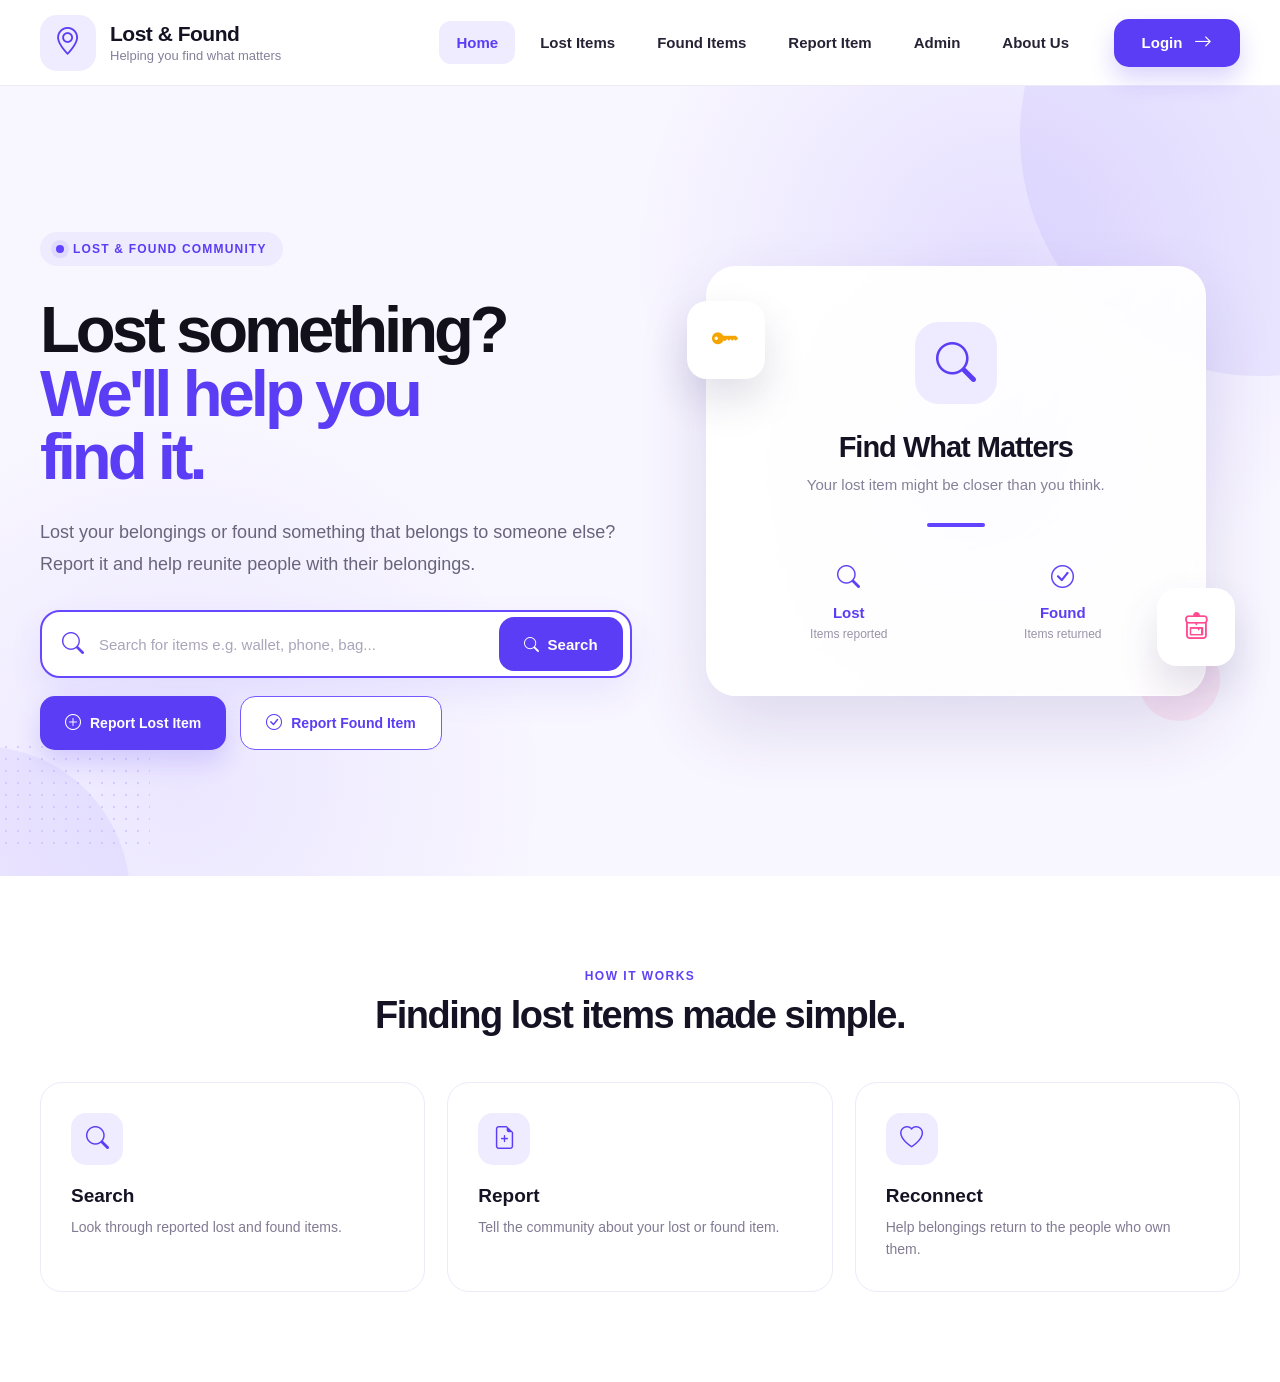
<file: index.html>
<!DOCTYPE html>
<html lang="en">
<head>
    <meta charset="UTF-8">
    <meta name="viewport" content="width=device-width, initial-scale=1.0">
    <title>Lost & Found - Home</title>
<!-- Bootstrap Icons -->
<link rel="stylesheet" href="https://cdn.jsdelivr.net/npm/bootstrap-icons@1.11.3/font/bootstrap-icons.min.css">

<!-- Custom CSS -->
<link rel="stylesheet" href="css/style.css">
</head>

<body>

<!-- ================= NAVBAR ================= -->

<header class="navbar">
    <div class="nav-container">
    <!-- Logo -->
    <a href="index.html" class="brand">
        <div class="brand-icon">
            <i class="bi bi-geo-alt"></i>
        </div>

        <div class="brand-text">
            <span class="brand-name">Lost & Found</span>
            <span class="brand-tagline">Helping you find what matters</span>
        </div>
    </a>

    <!-- Navigation -->
    <nav class="nav-links">
        <a href="index.html" class="nav-link active">Home</a>
        <a href="lost-items.html" class="nav-link">Lost Items</a>
        <a href="found-items.html" class="nav-link">Found Items</a>
        <a href="report-item.html" class="nav-link">Report Item</a>
        <a href="admin/admin-login.html" class="nav-link">Admin</a>
        <a href="about.html" class="nav-link">About Us</a>
        
    </nav>

    <!-- Login -->
    <a href="login.html" class="login-btn">
        Login
        <i class="bi bi-arrow-right"></i>
    </a>

</div>
</header>

<!-- ================= HERO ================= -->

<main class="hero">
<!-- Decorative background -->
<div class="glow glow-one"></div>
<div class="glow glow-two"></div>
<div class="dots"></div>

<div class="hero-container">

    <!-- LEFT CONTENT -->
    <section class="hero-content">

        <div class="eyebrow">
            <span class="eyebrow-dot"></span>
            LOST & FOUND COMMUNITY
        </div>

        <h1>
            Lost something?
            <span>We'll help you<br>find it.</span>
        </h1>

        <p class="hero-description">
            Lost your belongings or found something that belongs to
            someone else? Report it and help reunite people with
            their belongings.
        </p>

        <!-- Search -->
        <div class="search-box">
            <i class="bi bi-search search-icon"></i>

            <input
                type="text"
                id="searchInput"
                placeholder="Search for items e.g. wallet, phone, bag..."
            >

            <button onclick="searchItems()">
                <i class="bi bi-search"></i>
                Search
            </button>
        </div>

        <!-- Action Buttons -->
        <div class="hero-buttons">
            <a href="#" class="primary-btn">
                <i class="bi bi-plus-circle"></i>
                Report Lost Item
            </a>

            <a href="#" class="secondary-btn">
                <i class="bi bi-check-circle"></i>
                Report Found Item
            </a>
        </div>

    </section>

    <!-- RIGHT VISUAL -->
    <section class="hero-visual">

        <!-- Large background circle -->
        <div class="visual-circle"></div>

        <!-- Main Card -->
        <div class="find-card">

            <div class="card-icon">
                <i class="bi bi-search"></i>
            </div>

            <h2>Find What Matters</h2>

            <p>
                Your lost item might be closer than you think.
            </p>

            <div class="card-line"></div>

            <div class="card-stats">

                <div class="stat">
                    <div class="stat-icon">
                        <i class="bi bi-search"></i>
                    </div>
                    <strong>Lost</strong>
                    <span>Items reported</span>
                </div>

                <div class="stat">
                    <div class="stat-icon">
                        <i class="bi bi-check-circle"></i>
                    </div>
                    <strong>Found</strong>
                    <span>Items returned</span>
                </div>

            </div>
        </div>

        <!-- Floating Key -->
        <div class="floating-card key-card">
            <i class="bi bi-key-fill"></i>
        </div>

        <!-- Floating Bag -->
        <div class="floating-card bag-card">
            <i class="bi bi-backpack4"></i>
        </div>

        <!-- Small decorative circle -->
        <div class="small-circle"></div>

    </section>

</div>


</main>

<!-- ================= SIMPLE LOWER SECTION ================= -->

<section class="quick-section">
    <div class="quick-container">

    <div class="quick-title">
        <span>HOW IT WORKS</span>
        <h2>Finding lost items made simple.</h2>
    </div>

    <div class="quick-cards">

        <div class="quick-card">
            <div class="quick-icon">
                <i class="bi bi-search"></i>
            </div>
            <h3>Search</h3>
            <p>Look through reported lost and found items.</p>
        </div>

        <div class="quick-card">
            <div class="quick-icon">
                <i class="bi bi-file-earmark-plus"></i>
            </div>
            <h3>Report</h3>
            <p>Tell the community about your lost or found item.</p>
        </div>

        <div class="quick-card">
            <div class="quick-icon">
                <i class="bi bi-heart"></i>
            </div>
            <h3>Reconnect</h3>
            <p>Help belongings return to the people who own them.</p>
        </div>

    </div>
</div>

</section>

<script>
    function searchItems() {
        const input = document.getElementById("searchInput");
        const value = input.value.trim();

        if (value === "") {
            input.focus();
            return;
        }

        alert("Searching for: " + value);
    }
</script>

</body>
</html>
</file>
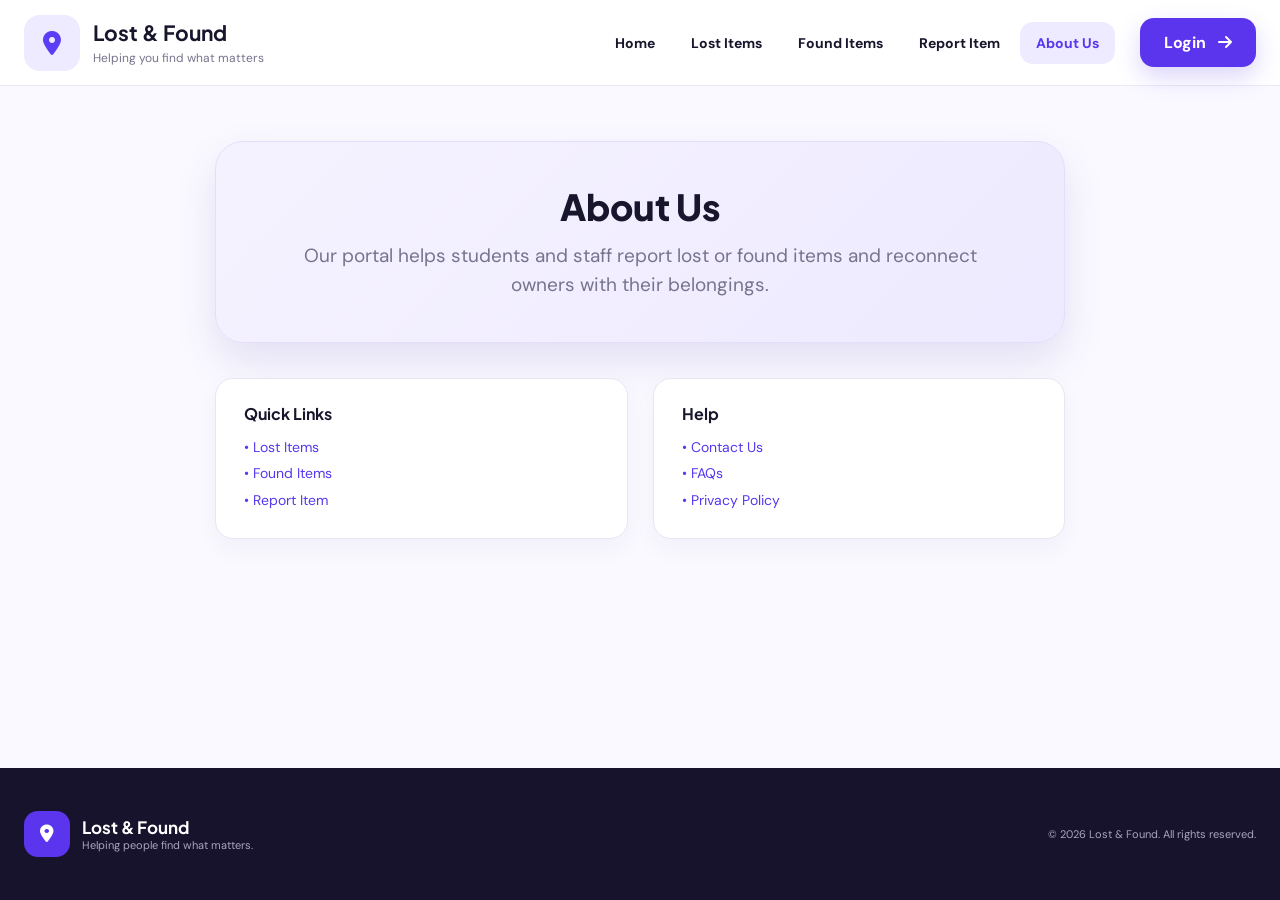
<file: about.html>
<!DOCTYPE html>
<html lang="en">
<head>
    <meta charset="UTF-8">
    <meta name="viewport" content="width=device-width, initial-scale=1.0">
    <title>About Us | Lost & Found</title>

    <link rel="preconnect" href="https://fonts.googleapis.com">
    <link rel="preconnect" href="https://fonts.gstatic.com" crossorigin>
    <link href="https://fonts.googleapis.com/css2?family=DM+Sans:wght@400;500;600;700&family=Plus+Jakarta+Sans:wght@600;700;800&display=swap" rel="stylesheet">

    <link rel="stylesheet" href="https://cdnjs.cloudflare.com/ajax/libs/font-awesome/6.5.2/css/all.min.css">
    <link rel="stylesheet" href="css/about.css">
</head>

<body>

<!--navbar-->
<header class="site-header">
    <div class="nav-container">

        <a href="index.html" class="brand">
            <div class="brand-icon">
                <i class="fa-solid fa-location-dot"></i>
            </div>
            <div>
                <h2>Lost & Found</h2>
                <span>Helping you find what matters</span>
            </div>
        </a>

        <nav>
            <a href="index.html">Home</a>
            <a href="lost-items.html">Lost Items</a>
            <a href="found-items.html">Found Items</a>
            <a href="report-item.html">Report Item</a>
            <a href="about.html" class="active">About Us</a>
        </nav>

        <a href="login.html" class="login">
            Login <i class="fa-solid fa-arrow-right"></i>
        </a>

    </div>
</header>

<!--about-->
<main class="page">

    <section class="about-card">

        <h1>About Us</h1>

        <p>
            Our portal helps students and staff report lost or
            found items and reconnect owners with their
            belongings.
        </p>

    </section>

    <section class="links">

        <div>
            <h3>Quick Links</h3>
            <a href="lost-items.html">• Lost Items</a>
            <a href="found-items.html">• Found Items</a>
            <a href="report-item.html">• Report Item</a>
        </div>

        <div>
            <h3>Help</h3>
            <a href="contact.html">• Contact Us</a>
            <a href="#">• FAQs</a>
            <a href="#">• Privacy Policy</a>
        </div>

    </section>

</main>

<!--footer-->
<footer class="footer">
    <div class="footer-container">

        <div class="footer-brand">
            <div class="footer-icon">
                <i class="fa-solid fa-location-dot"></i>
            </div>

            <div>
                <h3>Lost & Found</h3>
                <p>Helping people find what matters.</p>
            </div>
        </div>

        <p class="copyright">© 2026 Lost & Found. All rights reserved.</p>

    </div>
</footer>

</body>
</html>
</file>
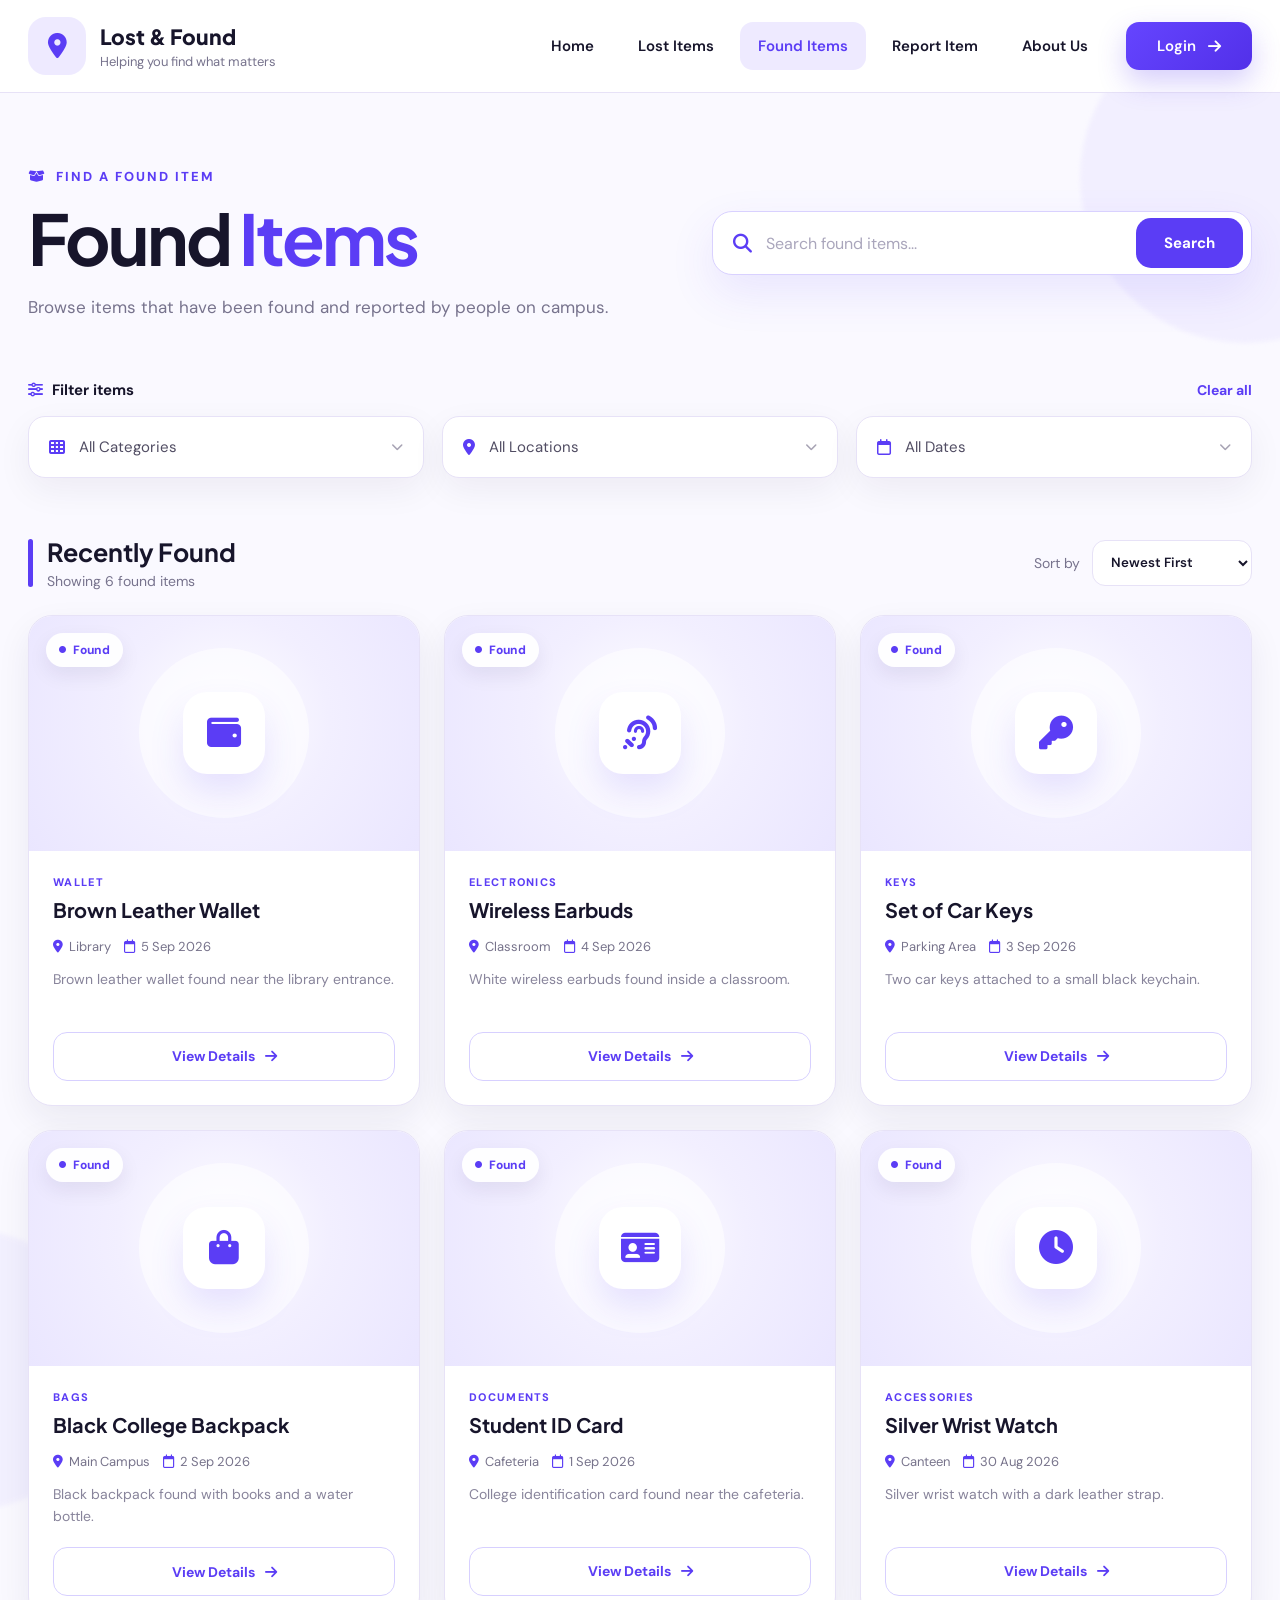
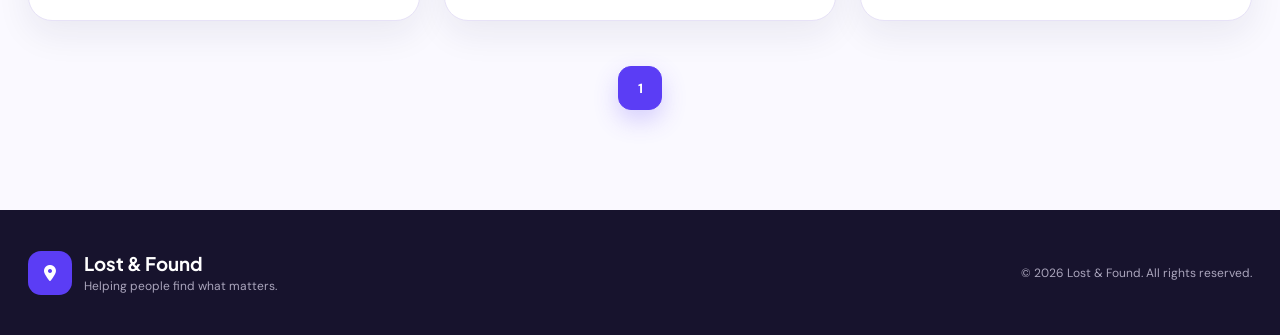
<file: found-items.html>
<!DOCTYPE html>
<html lang="en">
<head>
    <meta charset="UTF-8">
    <meta name="viewport" content="width=device-width, initial-scale=1.0">

    <title>Found Items | Lost & Found</title>

    <link rel="preconnect" href="https://fonts.googleapis.com">
    <link rel="preconnect" href="https://fonts.gstatic.com" crossorigin>

    <link href="https://fonts.googleapis.com/css2?family=DM+Sans:wght@400;500;600;700&family=Plus+Jakarta+Sans:wght@600;700;800&display=swap" rel="stylesheet">

    <link rel="stylesheet" href="https://cdnjs.cloudflare.com/ajax/libs/font-awesome/6.5.2/css/all.min.css">

    <link rel="stylesheet" href="css/found-items.css">
</head>

<body>

<!-- navbar -->
<header class="navbar">
    <div class="nav-container">

        <a href="index.html" class="brand">
            <div class="brand-icon">
                <i class="fa-solid fa-location-dot"></i>
            </div>

            <div class="brand-text">
                <strong>Lost & Found</strong>
                <span>Helping you find what matters</span>
            </div>
        </a>

        <button class="mobile-menu-btn" id="mobileMenuBtn" aria-label="Open menu">
            <i class="fa-solid fa-bars"></i>
        </button>

        <nav class="nav-links" id="navLinks">
            <a href="index.html">Home</a>
            <a href="lost-items.html">Lost Items</a>
            <a href="found-items.html" class="active">Found Items</a>
            <a href="report-item.html">Report Item</a>
            <a href="about.html">About Us</a>

            <a href="login.html" class="login-btn">
                Login
                <i class="fa-solid fa-arrow-right"></i>
            </a>
        </nav>

    </div>
</header>

<main class="page">

    <div class="background-shape shape-one"></div>
    <div class="background-shape shape-two"></div>

    <!-- hero -->
    <section class="hero-section">

        <div class="hero-text">

            <div class="eyebrow">
                <i class="fa-solid fa-box-open"></i>
                FIND A FOUND ITEM
            </div>

            <h1>
                Found <span>Items</span>
            </h1>

            <p>
                Browse items that have been found and reported by people
                on campus.
            </p>

        </div>

        <form class="search-box" id="searchForm">

            <i class="fa-solid fa-magnifying-glass"></i>

            <input
                type="text"
                id="searchInput"
                placeholder="Search found items..."
                autocomplete="off"
            >

            <button type="submit">Search</button>

        </form>

    </section>

    <!-- filters -->
    <section class="filter-section">

        <div class="filter-top">

            <div class="filter-title">
                <i class="fa-solid fa-sliders"></i>
                <span>Filter items</span>
            </div>

            <button class="clear-btn" id="clearFilters">
                Clear all
            </button>

        </div>

        <div class="filters">

            <div class="filter-box">
                <i class="fa-solid fa-table-cells"></i>

                <select id="categoryFilter">
                    <option value="all">All Categories</option>
                    <option value="electronics">Electronics</option>
                    <option value="keys">Keys</option>
                    <option value="bags">Bags</option>
                    <option value="documents">Documents</option>
                    <option value="accessories">Accessories</option>
                    <option value="wallet">Wallet</option>
                    <option value="other">Other</option>
                </select>

                <i class="fa-solid fa-chevron-down"></i>
            </div>

            <div class="filter-box">
                <i class="fa-solid fa-location-dot"></i>

                <select id="locationFilter">
                    <option value="all">All Locations</option>
                    <option value="main-campus">Main Campus</option>
                    <option value="library">Library</option>
                    <option value="parking">Parking Area</option>
                    <option value="cafeteria">Cafeteria</option>
                    <option value="hostel">Hostel</option>
                    <option value="canteen">Canteen</option>
                    <option value="classroom">Classroom</option>
                </select>

                <i class="fa-solid fa-chevron-down"></i>
            </div>

            <div class="filter-box">
                <i class="fa-regular fa-calendar"></i>

                <select id="dateFilter">
                    <option value="all">All Dates</option>
                    <option value="today">Today</option>
                    <option value="week">This Week</option>
                    <option value="month">This Month</option>
                </select>

                <i class="fa-solid fa-chevron-down"></i>
            </div>

        </div>

    </section>

    <!-- results -->
    <section class="results-section">

        <div class="results-header">

            <div class="results-heading">

                <div class="heading-line"></div>

                <div>
                    <h2>Recently Found</h2>
                    <p id="resultCount">Showing 6 found items</p>
                </div>

            </div>

            <div class="sort-wrapper">
                <span>Sort by</span>

                <select id="sortFilter">
                    <option value="newest">Newest First</option>
                    <option value="oldest">Oldest First</option>
                    <option value="az">Name A–Z</option>
                    <option value="za">Name Z–A</option>
                </select>
            </div>

        </div>

        <div class="items-grid" id="itemsGrid">

            <!-- item 1 -->
            <article class="item-card"
                data-category="wallet"
                data-location="library"
                data-date="2026-09-05"
                data-name="Brown Leather Wallet">

                <div class="item-image">
                    <div class="placeholder-icon">
                        <i class="fa-solid fa-wallet"></i>
                    </div>

                    <span class="lost-badge">
                        <i class="fa-solid fa-circle"></i>
                        Found
                    </span>
                </div>

                <div class="item-content">
                    <span class="category">Wallet</span>

                    <h3>Brown Leather Wallet</h3>

                    <div class="item-meta">
                        <span>
                            <i class="fa-solid fa-location-dot"></i>
                            Library
                        </span>

                        <span>
                            <i class="fa-regular fa-calendar"></i>
                            5 Sep 2026
                        </span>
                    </div>

                    <p>
                        Brown leather wallet found near the library entrance.
                    </p>

                    <a href="item-details.html?id=brown-wallet" class="details-btn">
                        View Details
                        <i class="fa-solid fa-arrow-right"></i>
                    </a>
                </div>
            </article>

            <!-- item 2 -->
            <article class="item-card"
                data-category="electronics"
                data-location="classroom"
                data-date="2026-09-04"
                data-name="Wireless Earbuds">

                <div class="item-image">
                    <div class="placeholder-icon">
                        <i class="fa-solid fa-ear-listen"></i>
                    </div>

                    <span class="lost-badge">
                        <i class="fa-solid fa-circle"></i>
                        Found
                    </span>
                </div>

                <div class="item-content">
                    <span class="category">Electronics</span>

                    <h3>Wireless Earbuds</h3>

                    <div class="item-meta">
                        <span>
                            <i class="fa-solid fa-location-dot"></i>
                            Classroom
                        </span>

                        <span>
                            <i class="fa-regular fa-calendar"></i>
                            4 Sep 2026
                        </span>
                    </div>

                    <p>
                        White wireless earbuds found inside a classroom.
                    </p>

                    <a href="item-details.html?id=found-earbuds" class="details-btn">
                        View Details
                        <i class="fa-solid fa-arrow-right"></i>
                    </a>
                </div>
            </article>

            <!-- item 3 -->
            <article class="item-card"
                data-category="keys"
                data-location="parking"
                data-date="2026-09-03"
                data-name="Set of Car Keys">

                <div class="item-image">
                    <div class="placeholder-icon">
                        <i class="fa-solid fa-key"></i>
                    </div>

                    <span class="lost-badge">
                        <i class="fa-solid fa-circle"></i>
                        Found
                    </span>
                </div>

                <div class="item-content">
                    <span class="category">Keys</span>

                    <h3>Set of Car Keys</h3>

                    <div class="item-meta">
                        <span>
                            <i class="fa-solid fa-location-dot"></i>
                            Parking Area
                        </span>

                        <span>
                            <i class="fa-regular fa-calendar"></i>
                            3 Sep 2026
                        </span>
                    </div>

                    <p>
                        Two car keys attached to a small black keychain.
                    </p>

                    <a href="item-details.html?id=found-car-keys" class="details-btn">
                        View Details
                        <i class="fa-solid fa-arrow-right"></i>
                    </a>
                </div>
            </article>

            <!-- item 4 -->
            <article class="item-card"
                data-category="bags"
                data-location="main-campus"
                data-date="2026-09-02"
                data-name="Black College Backpack">

                <div class="item-image">
                    <div class="placeholder-icon">
                        <i class="fa-solid fa-bag-shopping"></i>
                    </div>

                    <span class="lost-badge">
                        <i class="fa-solid fa-circle"></i>
                        Found
                    </span>
                </div>

                <div class="item-content">
                    <span class="category">Bags</span>

                    <h3>Black College Backpack</h3>

                    <div class="item-meta">
                        <span>
                            <i class="fa-solid fa-location-dot"></i>
                            Main Campus
                        </span>

                        <span>
                            <i class="fa-regular fa-calendar"></i>
                            2 Sep 2026
                        </span>
                    </div>

                    <p>
                        Black backpack found with books and a water bottle.
                    </p>

                    <a href="item-details.html?id=found-backpack" class="details-btn">
                        View Details
                        <i class="fa-solid fa-arrow-right"></i>
                    </a>
                </div>
            </article>

            <!-- item 5 -->
            <article class="item-card"
                data-category="documents"
                data-location="cafeteria"
                data-date="2026-09-01"
                data-name="Student ID Card">

                <div class="item-image">
                    <div class="placeholder-icon">
                        <i class="fa-solid fa-id-card"></i>
                    </div>

                    <span class="lost-badge">
                        <i class="fa-solid fa-circle"></i>
                        Found
                    </span>
                </div>

                <div class="item-content">
                    <span class="category">Documents</span>

                    <h3>Student ID Card</h3>

                    <div class="item-meta">
                        <span>
                            <i class="fa-solid fa-location-dot"></i>
                            Cafeteria
                        </span>

                        <span>
                            <i class="fa-regular fa-calendar"></i>
                            1 Sep 2026
                        </span>
                    </div>

                    <p>
                        College identification card found near the cafeteria.
                    </p>

                    <a href="item-details.html?id=found-student-id" class="details-btn">
                        View Details
                        <i class="fa-solid fa-arrow-right"></i>
                    </a>
                </div>
            </article>

            <!-- item 6 -->
            <article class="item-card"
                data-category="accessories"
                data-location="canteen"
                data-date="2026-08-30"
                data-name="Silver Wrist Watch">

                <div class="item-image">
                    <div class="placeholder-icon">
                        <i class="fa-solid fa-clock"></i>
                    </div>

                    <span class="lost-badge">
                        <i class="fa-solid fa-circle"></i>
                        Found
                    </span>
                </div>

                <div class="item-content">
                    <span class="category">Accessories</span>

                    <h3>Silver Wrist Watch</h3>

                    <div class="item-meta">
                        <span>
                            <i class="fa-solid fa-location-dot"></i>
                            Canteen
                        </span>

                        <span>
                            <i class="fa-regular fa-calendar"></i>
                            30 Aug 2026
                        </span>
                    </div>

                    <p>
                        Silver wrist watch with a dark leather strap.
                    </p>

                    <a href="item-details.html?id=found-watch" class="details-btn">
                        View Details
                        <i class="fa-solid fa-arrow-right"></i>
                    </a>
                </div>
            </article>

        </div>

        <div class="empty-state" id="emptyState">
            <div class="empty-icon">
                <i class="fa-solid fa-magnifying-glass"></i>
            </div>

            <h3>No found items found</h3>

            <p>
                We couldn't find any item matching your search or filters.
            </p>

            <button id="emptyClear">Clear Filters</button>
        </div>

        <div class="pagination" id="pagination"></div>

    </section>

</main>

<!-- footer -->
<footer class="footer">
    <div class="footer-container">

        <div class="footer-brand">
            <div class="footer-icon">
                <i class="fa-solid fa-location-dot"></i>
            </div>

            <div>
                <h3>Lost & Found</h3>
                <p>Helping people find what matters.</p>
            </div>
        </div>

        <p class="copyright">
            © 2026 Lost & Found. All rights reserved.
        </p>

    </div>
</footer>

<script src="js/found-items.js"></script>

</body>
</html>
</file>
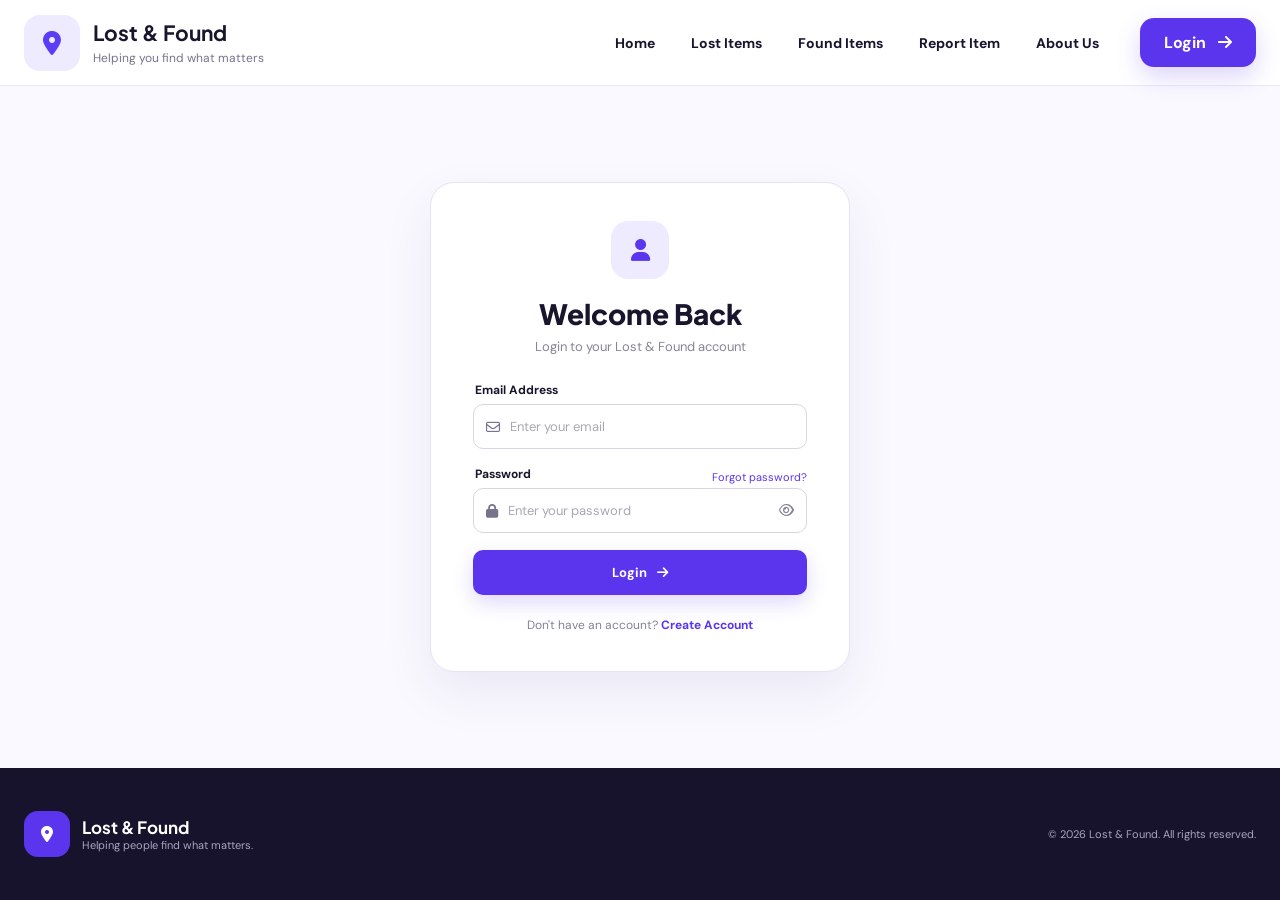
<file: login.html>
<!DOCTYPE html>
<html lang="en">
<head>
    <meta charset="UTF-8">
    <meta name="viewport" content="width=device-width, initial-scale=1.0">
    <title>Login | Lost & Found</title>

    <link rel="preconnect" href="https://fonts.googleapis.com">
    <link rel="preconnect" href="https://fonts.gstatic.com" crossorigin>
    <link href="https://fonts.googleapis.com/css2?family=DM+Sans:wght@400;500;600;700&family=Plus+Jakarta+Sans:wght@600;700;800&display=swap" rel="stylesheet">

    <link rel="stylesheet" href="https://cdnjs.cloudflare.com/ajax/libs/font-awesome/6.5.2/css/all.min.css">
    <link rel="stylesheet" href="css/login.css">
</head>

<body>

<!--navbar-->
<header class="site-header">
    <div class="nav-container">

        <a href="index.html" class="brand">
            <div class="brand-icon">
                <i class="fa-solid fa-location-dot"></i>
            </div>
            <div>
                <h2>Lost & Found</h2>
                <span>Helping you find what matters</span>
            </div>
        </a>

        <nav>
            <a href="index.html">Home</a>
            <a href="lost-items.html">Lost Items</a>
            <a href="found-items.html">Found Items</a>
            <a href="report-item.html">Report Item</a>
            <a href="about.html">About Us</a>
        </nav>

        <a href="login.html" class="login active">
            Login <i class="fa-solid fa-arrow-right"></i>
        </a>

    </div>
</header>

<!--login-->
<main class="page">

    <section class="login-card">

        <div class="login-icon">
            <i class="fa-solid fa-user"></i>
        </div>

        <h1>Welcome Back</h1>
        <p class="subtitle">Login to your Lost & Found account</p>

        <form id="loginForm">

            <div class="field">
                <label>Email Address</label>
                <div class="input-box">
                    <i class="fa-regular fa-envelope"></i>
                    <input type="email" id="email" placeholder="Enter your email" required>
                </div>
            </div>

            <div class="field">
                <div class="password-label">
                    <label>Password</label>
                    <a href="#">Forgot password?</a>
                </div>

                <div class="input-box">
                    <i class="fa-solid fa-lock"></i>
                    <input type="password" id="password" placeholder="Enter your password" required>
                    <button type="button" id="showPassword">
                        <i class="fa-regular fa-eye"></i>
                    </button>
                </div>
            </div>

            <button type="submit" class="login-btn">
                Login <i class="fa-solid fa-arrow-right"></i>
            </button>

        </form>

        <p class="signup">
            Don't have an account?
            <a href="register.html">Create Account</a>
        </p>

    </section>

</main>

<!--footer-->
<footer class="footer">
    <div class="footer-container">

        <div class="footer-brand">
            <div class="footer-icon">
                <i class="fa-solid fa-location-dot"></i>
            </div>

            <div>
                <h3>Lost & Found</h3>
                <p>Helping people find what matters.</p>
            </div>
        </div>

        <p class="copyright">© 2026 Lost & Found. All rights reserved.</p>

    </div>
</footer>

<script src="js/login.js"></script>

</body>
</html>
</file>
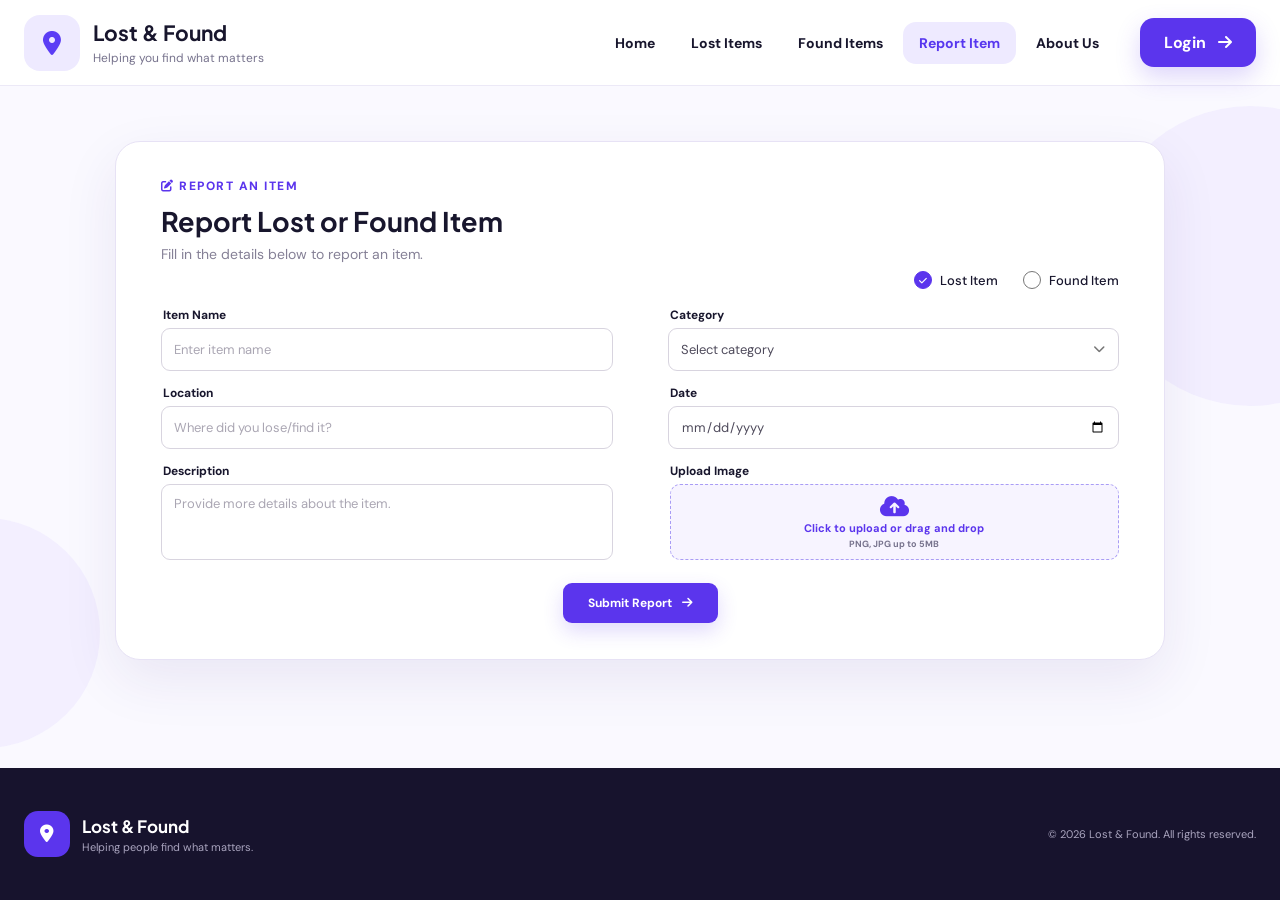
<file: report-item.html>
<!DOCTYPE html>
<html lang="en">
<head>
    <meta charset="UTF-8">
    <meta name="viewport" content="width=device-width, initial-scale=1.0">
    <title>Report Item | Lost & Found</title>

    <link rel="preconnect" href="https://fonts.googleapis.com">
    <link rel="preconnect" href="https://fonts.gstatic.com" crossorigin>
    <link href="https://fonts.googleapis.com/css2?family=DM+Sans:wght@400;500;600;700&family=Plus+Jakarta+Sans:wght@600;700;800&display=swap" rel="stylesheet">

    <link rel="stylesheet" href="https://cdnjs.cloudflare.com/ajax/libs/font-awesome/6.5.2/css/all.min.css">
    <link rel="stylesheet" href="css/report-item.css">
</head>

<body>

<!--navbar-->
<header class="site-header">
    <div class="nav-container">

        <a href="index.html" class="brand">
            <div class="brand-icon">
                <i class="fa-solid fa-location-dot"></i>
            </div>
            <div class="brand-text">
                <strong>Lost & Found</strong>
                <span>Helping you find what matters</span>
            </div>
        </a>

        <nav>
            <a href="index.html">Home</a>
            <a href="lost-items.html">Lost Items</a>
            <a href="found-items.html">Found Items</a>
            <a href="report-item.html" class="active">Report Item</a>
            <a href="about.html">About Us</a>
        </nav>

        <a href="login.html" class="login">
            Login <i class="fa-solid fa-arrow-right"></i>
        </a>

    </div>
</header>

<!--report form-->
<main class="page">

    <div class="shape shape-one"></div>
    <div class="shape shape-two"></div>

    <section class="report-card">

        <div class="heading">
            <span><i class="fa-solid fa-pen-to-square"></i> REPORT AN ITEM</span>
            <h1>Report Lost or Found Item</h1>
            <p>Fill in the details below to report an item.</p>
        </div>

        <form id="reportForm">

            <div class="type-select">
                <label>
                    <input type="radio" name="type" value="Lost" checked>
                    <span><i class="fa-solid fa-check"></i></span>
                    Lost Item
                </label>

                <label>
                    <input type="radio" name="type" value="Found">
                    <span><i class="fa-solid fa-check"></i></span>
                    Found Item
                </label>
            </div>

            <div class="form-grid">

                <div class="field">
                    <label>Item Name</label>
                    <input type="text" id="itemName" placeholder="Enter item name" required>
                </div>

                <div class="field">
                    <label>Category</label>
                    <div class="select-box">
                        <select id="category" required>
                            <option value="">Select category</option>
                            <option>Electronics</option>
                            <option>Keys</option>
                            <option>Bags</option>
                            <option>Documents</option>
                            <option>Accessories</option>
                            <option>Other</option>
                        </select>
                        <i class="fa-solid fa-chevron-down"></i>
                    </div>
                </div>

                <div class="field">
                    <label>Location</label>
                    <input type="text" id="location" placeholder="Where did you lose/find it?" required>
                </div>

                <div class="field">
                    <label>Date</label>
                    <input type="date" id="date" required>
                </div>

                <div class="field">
                    <label>Description</label>
                    <textarea id="description" placeholder="Provide more details about the item." required></textarea>
                </div>

                <div class="field">
                    <label>Upload Image</label>

                    <label class="upload-box" for="image">
                        <i class="fa-solid fa-cloud-arrow-up"></i>
                        <strong>Click to upload or drag and drop</strong>
                        <small>PNG, JPG up to 5MB</small>
                        <input type="file" id="image" accept="image/png,image/jpeg">
                    </label>

                    <p class="file-name" id="fileName"></p>
                </div>

            </div>

            <button type="submit" class="submit-btn">
                Submit Report
                <i class="fa-solid fa-arrow-right"></i>
            </button>

        </form>

    </section>

</main>

<!--footer-->
<footer class="footer">
    <div class="footer-container">

        <div class="footer-brand">
            <div class="footer-icon">
                <i class="fa-solid fa-location-dot"></i>
            </div>

            <div>
                <h3>Lost & Found</h3>
                <p>Helping people find what matters.</p>
            </div>
        </div>

        <p class="copyright">© 2026 Lost & Found. All rights reserved.</p>

    </div>
</footer>

<script src="js/report-item.js"></script>

</body>
</html>
</file>
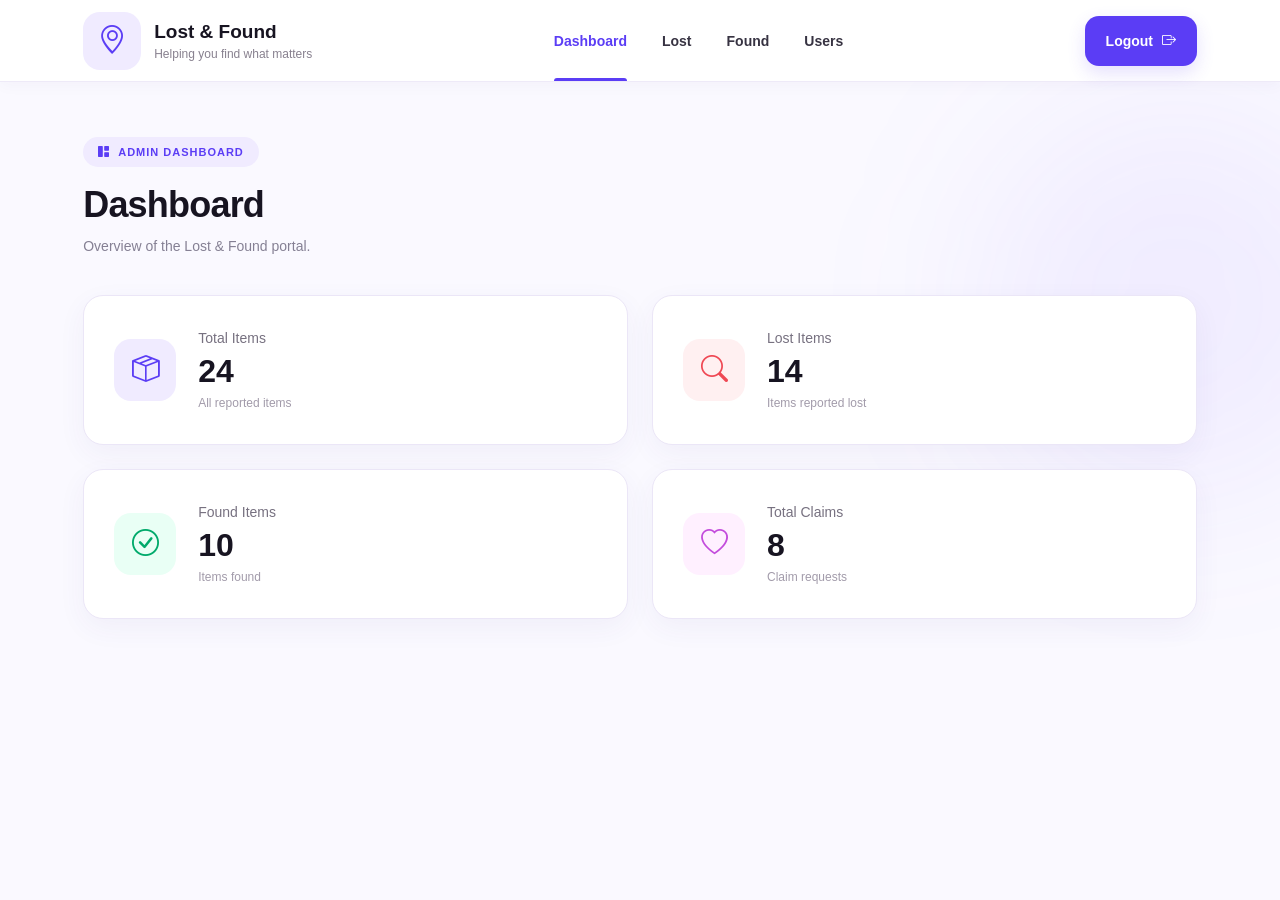
<file: admin/admin-dashboard.html>
<!DOCTYPE html>
<html lang="en">

<head>
    <meta charset="UTF-8">
    <meta name="viewport" content="width=device-width, initial-scale=1.0">

    <title>Admin Dashboard - Lost & Found</title>

    <link rel="stylesheet"
        href="https://cdn.jsdelivr.net/npm/bootstrap-icons@1.11.3/font/bootstrap-icons.min.css">

    <link rel="stylesheet" href="admin.css">
</head>

<body>

    <!-- Admin Navbar -->

    <header class="admin-navbar">

        <div class="admin-nav-container">

            <a href="admin-dashboard.html" class="admin-brand">

                <div class="admin-brand-icon">
                    <i class="bi bi-geo-alt"></i>
                </div>

                <div class="admin-brand-text">
                    <span class="admin-brand-name">Lost &amp; Found</span>
                    <span class="admin-brand-tagline">Helping you find what matters</span>
                </div>

            </a>

            <nav class="admin-nav-links">

                <a href="admin-dashboard.html" class="active">Dashboard</a>
                <a href="admin-lost-items.html">Lost</a>
                <a href="admin-found-items.html">Found</a>
                <a href="admin-users.html">Users</a>

            </nav>

            <button type="button" class="admin-login-btn" id="adminLogoutBtn">
                Logout
                <i class="bi bi-box-arrow-right"></i>
            </button>

        </div>

    </header>

    <!-- Dashboard -->

    <main class="admin-dashboard">

        <section class="dashboard-header">

            <span class="dashboard-label">
                <i class="bi bi-grid-1x2-fill"></i>
                ADMIN DASHBOARD
            </span>

            <h1>Dashboard</h1>

            <p>Overview of the Lost &amp; Found portal.</p>

        </section>

        <!-- Statistics -->

        <section class="dashboard-stats">

            <div class="dashboard-stat-card">

                <div class="stat-icon purple">
                    <i class="bi bi-box-seam"></i>
                </div>

                <div class="stat-content">
                    <span>Total Items</span>
                    <strong>24</strong>
                    <small>All reported items</small>
                </div>

            </div>

            <div class="dashboard-stat-card">

                <div class="stat-icon red">
                    <i class="bi bi-search"></i>
                </div>

                <div class="stat-content">
                    <span>Lost Items</span>
                    <strong>14</strong>
                    <small>Items reported lost</small>
                </div>

            </div>

            <div class="dashboard-stat-card">

                <div class="stat-icon green">
                    <i class="bi bi-check-circle"></i>
                </div>

                <div class="stat-content">
                    <span>Found Items</span>
                    <strong>10</strong>
                    <small>Items found</small>
                </div>

            </div>

            <div class="dashboard-stat-card">

                <div class="stat-icon pink">
                    <i class="bi bi-heart"></i>
                </div>

                <div class="stat-content">
                    <span>Total Claims</span>
                    <strong>8</strong>
                    <small>Claim requests</small>
                </div>

            </div>

        </section>

    </main>

    <!-- Logout -->

  <!-- Logout -->
<script>
    document.getElementById("adminLogoutBtn").addEventListener("click", function() {

        sessionStorage.removeItem("adminLoggedIn");

        window.location.href = "../index.html";

    });
</script>

</body>
</html>
</file>
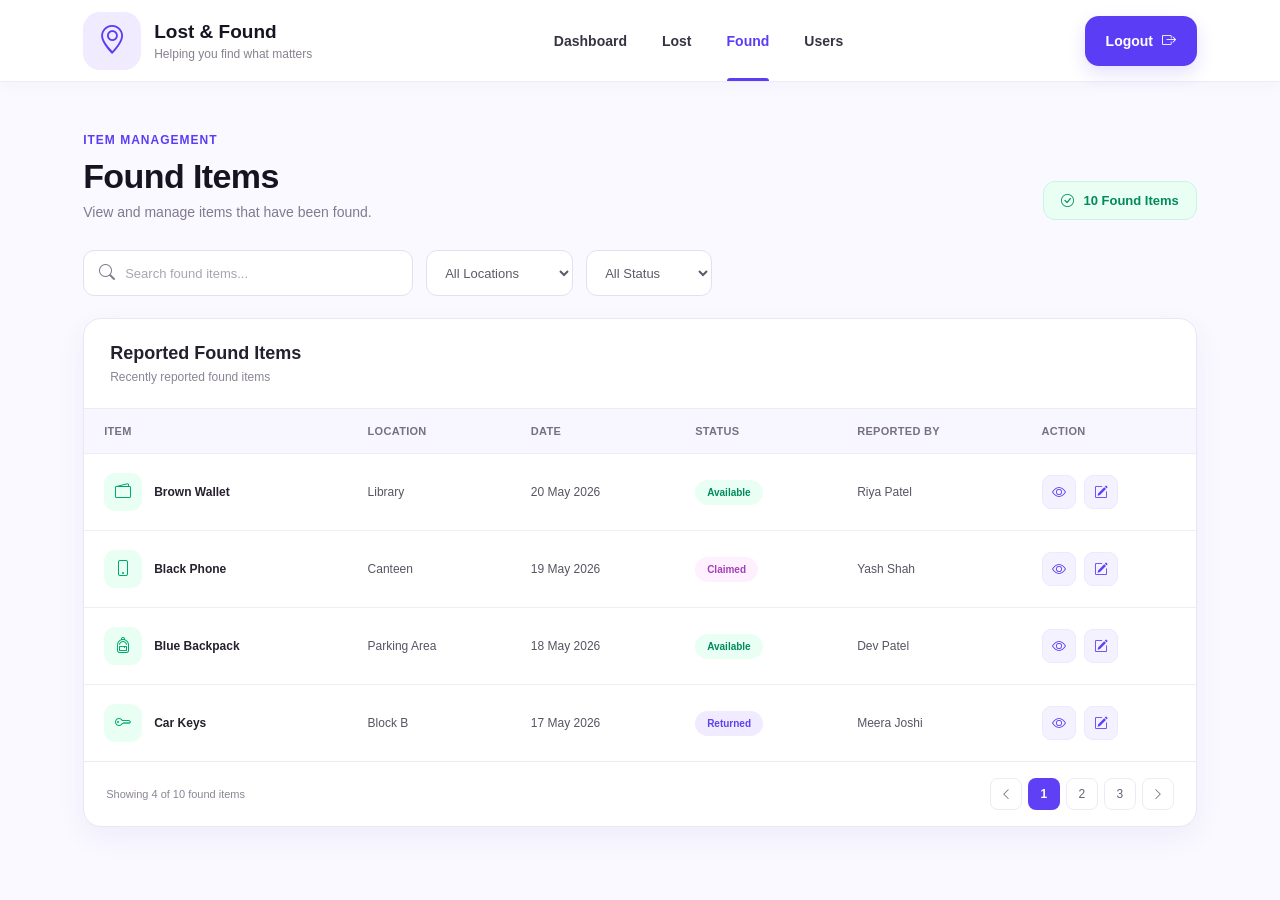
<file: admin/admin-found-items.html>
<!DOCTYPE html>
<html lang="en">

<head>
    <meta charset="UTF-8">
    <meta name="viewport" content="width=device-width, initial-scale=1.0">

    <title>Found Items - Admin</title>

    <link rel="stylesheet"
        href="https://cdn.jsdelivr.net/npm/bootstrap-icons@1.11.3/font/bootstrap-icons.min.css">

    <link rel="stylesheet" href="admin.css">
    <link rel="stylesheet" href="found-items.css">
</head>

<body>

    <!-- Admin Navbar -->

    <header class="admin-navbar">

        <div class="admin-nav-container">

            <a href="admin-dashboard.html" class="admin-brand">

                <div class="admin-brand-icon">
                    <i class="bi bi-geo-alt"></i>
                </div>

                <div class="admin-brand-text">
                    <span class="admin-brand-name">Lost &amp; Found</span>
                    <span class="admin-brand-tagline">Helping you find what matters</span>
                </div>

            </a>

            <nav class="admin-nav-links">

                <a href="admin-dashboard.html">Dashboard</a>
                <a href="admin-lost-items.html">Lost</a>
                <a href="admin-found-items.html" class="active">Found</a>
                <a href="admin-users.html">Users</a>

            </nav>

            <button type="button" class="admin-login-btn" id="adminLogoutBtn">
                Logout
                <i class="bi bi-box-arrow-right"></i>
            </button>

        </div>

    </header>

    <!-- Found Items -->

    <main class="found-page">

        <section class="found-page-header">

            <div>
                <span class="page-label">ITEM MANAGEMENT</span>

                <h1>Found Items</h1>

                <p>View and manage items that have been found.</p>
            </div>

            <div class="found-count">
                <i class="bi bi-check-circle"></i>
                <span>10 Found Items</span>
            </div>

        </section>

        <!-- Search and Filters -->

        <section class="found-tools">

            <div class="item-search">
                <i class="bi bi-search"></i>
                <input type="text" id="itemSearch"
                    placeholder="Search found items...">
            </div>

            <select id="locationFilter">
                <option value="">All Locations</option>
                <option value="Library">Library</option>
                <option value="Canteen">Canteen</option>
                <option value="Parking Area">Parking Area</option>
                <option value="Block B">Block B</option>
            </select>

            <select id="statusFilter">
                <option value="">All Status</option>
                <option value="Available">Available</option>
                <option value="Claimed">Claimed</option>
                <option value="Returned">Returned</option>
            </select>

        </section>

        <!-- Found Items Table -->

        <section class="found-table-box">

            <div class="table-top">
                <div>
                    <h2>Reported Found Items</h2>
                    <p>Recently reported found items</p>
                </div>
            </div>

            <div class="table-wrapper">

                <table>

                    <thead>
                        <tr>
                            <th>Item</th>
                            <th>Location</th>
                            <th>Date</th>
                            <th>Status</th>
                            <th>Reported By</th>
                            <th>Action</th>
                        </tr>
                    </thead>

                    <tbody id="foundItemsTable">

                        <tr>
                            <td>
                                <div class="item-name">
                                    <div class="item-icon">
                                        <i class="bi bi-wallet2"></i>
                                    </div>
                                    <span>Brown Wallet</span>
                                </div>
                            </td>
                            <td>Library</td>
                            <td>20 May 2026</td>
                            <td><span class="status available">Available</span></td>
                            <td>Riya Patel</td>
                            <td>
                                <div class="table-actions">
                                    <a href="#" title="View"><i class="bi bi-eye"></i></a>
                                    <a href="#" title="Edit"><i class="bi bi-pencil-square"></i></a>
                                </div>
                            </td>
                        </tr>

                        <tr>
                            <td>
                                <div class="item-name">
                                    <div class="item-icon">
                                        <i class="bi bi-phone"></i>
                                    </div>
                                    <span>Black Phone</span>
                                </div>
                            </td>
                            <td>Canteen</td>
                            <td>19 May 2026</td>
                            <td><span class="status claimed">Claimed</span></td>
                            <td>Yash Shah</td>
                            <td>
                                <div class="table-actions">
                                    <a href="#" title="View"><i class="bi bi-eye"></i></a>
                                    <a href="#" title="Edit"><i class="bi bi-pencil-square"></i></a>
                                </div>
                            </td>
                        </tr>

                        <tr>
                            <td>
                                <div class="item-name">
                                    <div class="item-icon">
                                        <i class="bi bi-backpack"></i>
                                    </div>
                                    <span>Blue Backpack</span>
                                </div>
                            </td>
                            <td>Parking Area</td>
                            <td>18 May 2026</td>
                            <td><span class="status available">Available</span></td>
                            <td>Dev Patel</td>
                            <td>
                                <div class="table-actions">
                                    <a href="#" title="View"><i class="bi bi-eye"></i></a>
                                    <a href="#" title="Edit"><i class="bi bi-pencil-square"></i></a>
                                </div>
                            </td>
                        </tr>

                        <tr>
                            <td>
                                <div class="item-name">
                                    <div class="item-icon">
                                        <i class="bi bi-key"></i>
                                    </div>
                                    <span>Car Keys</span>
                                </div>
                            </td>
                            <td>Block B</td>
                            <td>17 May 2026</td>
                            <td><span class="status returned">Returned</span></td>
                            <td>Meera Joshi</td>
                            <td>
                                <div class="table-actions">
                                    <a href="#" title="View"><i class="bi bi-eye"></i></a>
                                    <a href="#" title="Edit"><i class="bi bi-pencil-square"></i></a>
                                </div>
                            </td>
                        </tr>

                    </tbody>

                </table>

            </div>

            <div class="table-footer">

                <span>Showing 4 of 10 found items</span>

                <div class="pagination">
                    <a href="#"><i class="bi bi-chevron-left"></i></a>
                    <span class="page-number">1</span>
                    <a href="#">2</a>
                    <a href="#">3</a>
                    <a href="#"><i class="bi bi-chevron-right"></i></a>
                </div>

            </div>

        </section>

    </main>

    <script>
        document.getElementById("adminLogoutBtn").addEventListener("click", function () {
            sessionStorage.removeItem("adminLoggedIn");
            window.location.href = "../index.html";
        });

        const searchInput = document.getElementById("itemSearch");
        const locationFilter = document.getElementById("locationFilter");
        const statusFilter = document.getElementById("statusFilter");

        function filterFoundItems() {

            const search = searchInput.value.toLowerCase();
            const location = locationFilter.value.toLowerCase();
            const status = statusFilter.value.toLowerCase();

            document.querySelectorAll("#foundItemsTable tr").forEach(row => {

                const text = row.innerText.toLowerCase();
                const rowLocation = row.cells[1].innerText.toLowerCase();
                const rowStatus = row.cells[3].innerText.toLowerCase();

                const matchesSearch = text.includes(search);
                const matchesLocation = !location || rowLocation === location;
                const matchesStatus = !status || rowStatus === status;

                row.style.display =
                    matchesSearch && matchesLocation && matchesStatus ? "" : "none";

            });
        }

        searchInput.addEventListener("input", filterFoundItems);
        locationFilter.addEventListener("change", filterFoundItems);
        statusFilter.addEventListener("change", filterFoundItems);
    </script>

</body>
</html>
</file>
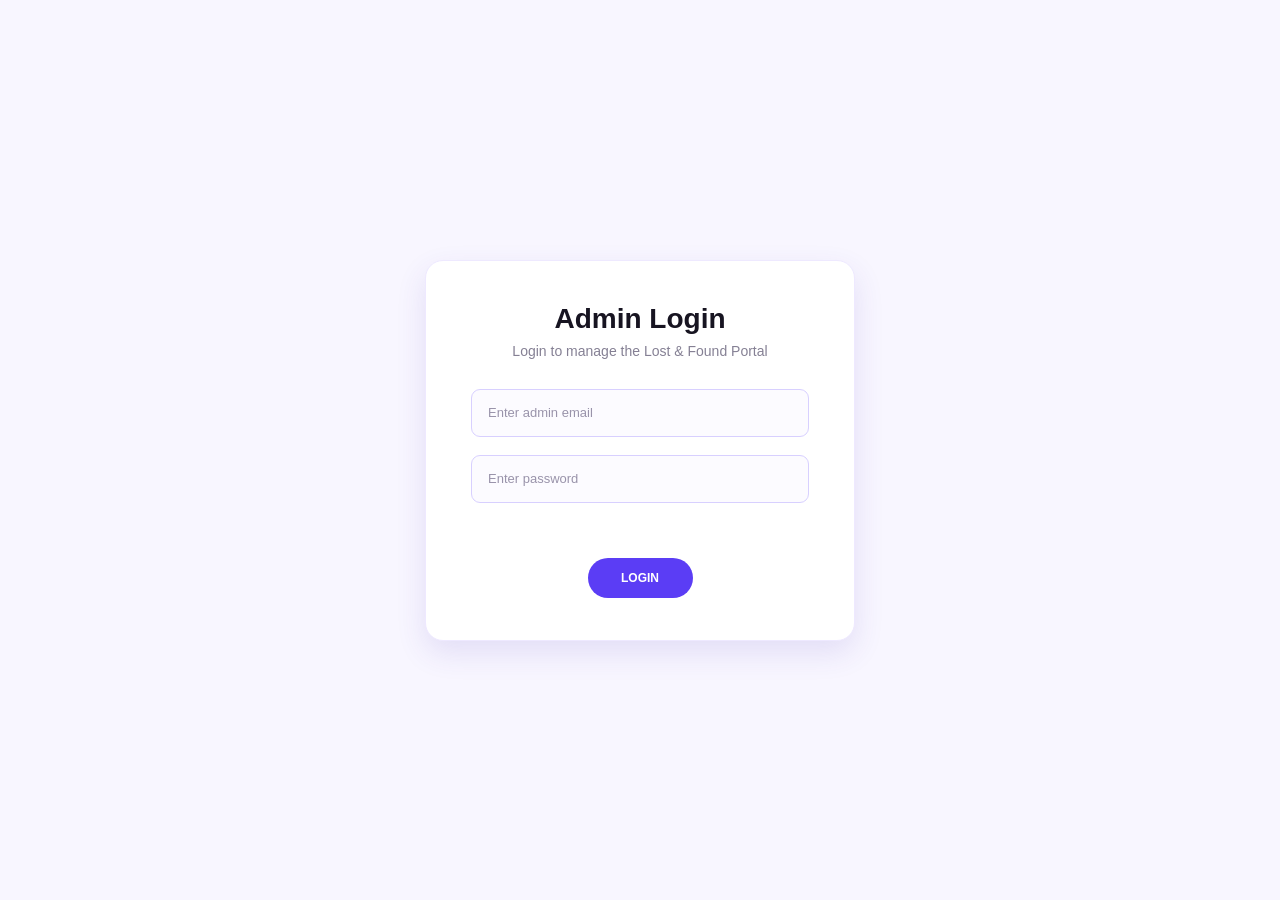
<file: admin/admin-login.html>
<!DOCTYPE html>
<html lang="en">

<head>
    <meta charset="UTF-8">
    <meta name="viewport" content="width=device-width, initial-scale=1.0">

    <title>Admin Login - Lost & Found</title>

    <link rel="stylesheet" href="admin.css">
</head>

<body>

    <main class="login-page">

        <div class="login-box">

            <h1>Admin Login</h1>

            <p>Login to manage the Lost &amp; Found Portal</p>

            <form id="adminLoginForm">

                <input
                    type="email"
                    id="adminEmail"
                    placeholder="Enter admin email"
                    required
                >

                <input
                    type="password"
                    id="adminPassword"
                    placeholder="Enter password"
                    required
                >

                <p id="loginMessage"></p>

                <button type="submit">LOGIN</button>

            </form>

        </div>

    </main>

    <script src="../js/admin-login.js"></script>

</body>
</html>
</file>
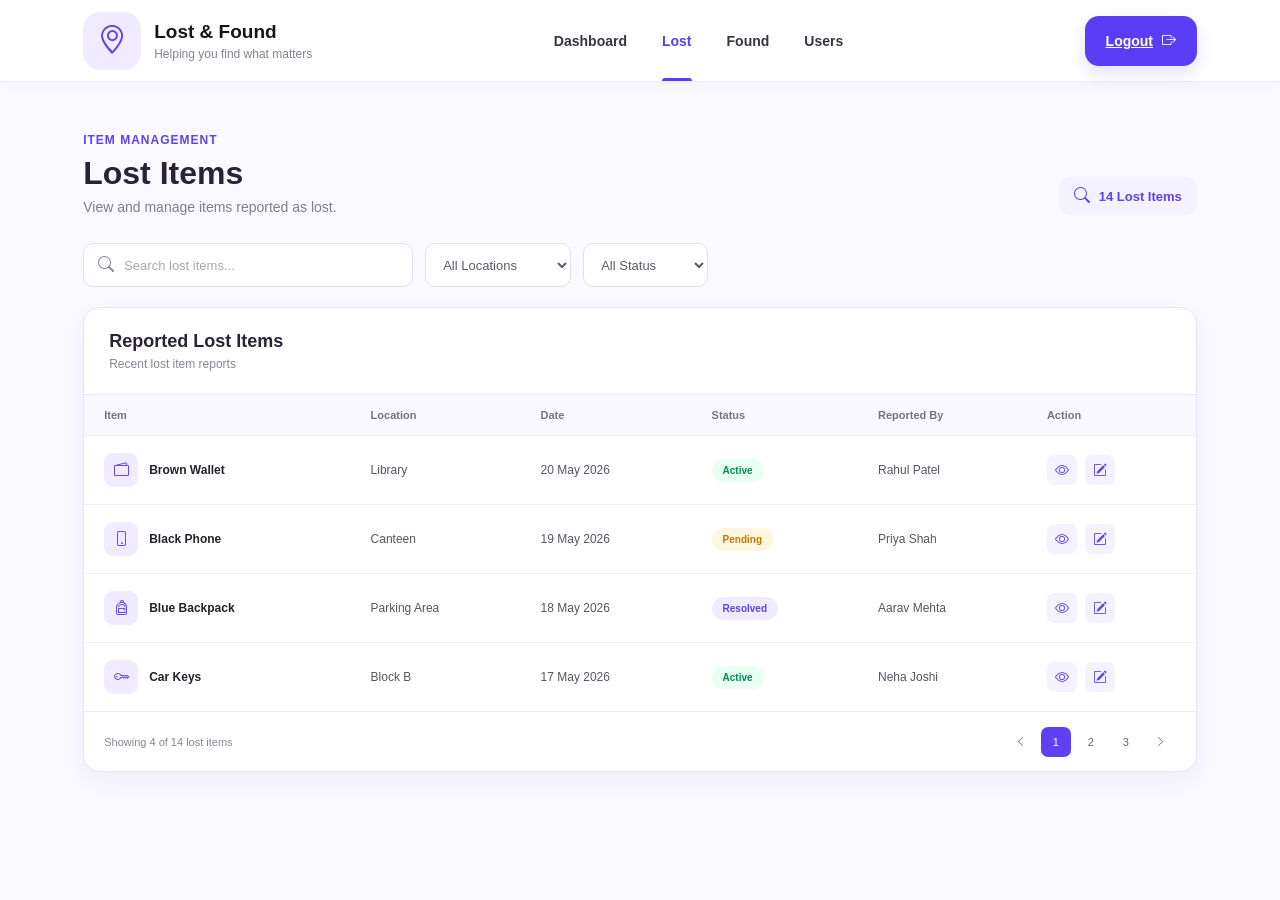
<file: admin/admin-lost-items.html>
<!DOCTYPE html>
<html lang="en">

<head>
    <meta charset="UTF-8">
    <meta name="viewport" content="width=device-width, initial-scale=1.0">

    <title>Lost Items - Admin</title>

    <link rel="stylesheet"
        href="https://cdn.jsdelivr.net/npm/bootstrap-icons@1.11.3/font/bootstrap-icons.min.css">

    <link rel="stylesheet" href="admin.css">
    <link rel="stylesheet" href="lost-items.css">
</head>

<body>

    <!-- admin navbar -->

    <header class="admin-navbar">

        <div class="admin-nav-container">

            <a href="admin-dashboard.html" class="admin-brand">

                <div class="admin-brand-icon">
                    <i class="bi bi-geo-alt"></i>
                </div>

                <div class="admin-brand-text">
                    <span class="admin-brand-name">
                        Lost &amp; Found
                    </span>

                    <span class="admin-brand-tagline">
                        Helping you find what matters
                    </span>
                </div>

            </a>

            <nav class="admin-nav-links">

                <a href="admin-dashboard.html">Dashboard</a>

                <a href="admin-lost-items.html" class="active">Lost</a>

                <a href="admin-found-items.html">Found</a>

                <a href="admin-users.html">Users</a>

            </nav>

          <a href="../index.html" class="admin-login-btn">
    Logout
    <i class="bi bi-box-arrow-right"></i>
</a>

        </div>

    </header>

    <!-- lost items -->

    <main class="lost-page">

        <div class="lost-page-header">

            <div>

                <span class="page-label">
                    ITEM MANAGEMENT
                </span>

                <h1>Lost Items</h1>

                <p>
                    View and manage items reported as lost.
                </p>

            </div>

            <div class="lost-count">
                <i class="bi bi-search"></i>
                <span>14 Lost Items</span>
            </div>

        </div>

        <!-- filters -->

        <div class="lost-tools">

            <div class="item-search">

                <i class="bi bi-search"></i>

                <input
                    type="text"
                    id="searchLost"
                    placeholder="Search lost items..."
                >

            </div>

            <select id="locationFilter">
                <option value="">All Locations</option>
                <option value="Library">Library</option>
                <option value="Canteen">Canteen</option>
                <option value="Parking Area">Parking Area</option>
                <option value="Block B">Block B</option>
            </select>

            <select id="statusFilter">
                <option value="">All Status</option>
                <option value="Active">Active</option>
                <option value="Pending">Pending</option>
                <option value="Resolved">Resolved</option>
            </select>

        </div>

        <!-- table -->

        <section class="lost-table-box">

            <div class="table-top">

                <div>
                    <h2>Reported Lost Items</h2>
                    <p>Recent lost item reports</p>
                </div>

            </div>

            <div class="table-wrapper">

                <table id="lostItemsTable">

                    <thead>
                        <tr>
                            <th>Item</th>
                            <th>Location</th>
                            <th>Date</th>
                            <th>Status</th>
                            <th>Reported By</th>
                            <th>Action</th>
                        </tr>
                    </thead>

                    <tbody>

                        <tr>
                            <td>
                                <div class="item-name">
                                    <div class="item-icon">
                                        <i class="bi bi-wallet2"></i>
                                    </div>
                                    <span>Brown Wallet</span>
                                </div>
                            </td>

                            <td>Library</td>
                            <td>20 May 2026</td>

                            <td>
                                <span class="status active">Active</span>
                            </td>

                            <td>Rahul Patel</td>

                            <td>
                                <div class="table-actions">
                                    <a href="#" title="View">
                                        <i class="bi bi-eye"></i>
                                    </a>

                                    <a href="#" title="Edit">
                                        <i class="bi bi-pencil-square"></i>
                                    </a>
                                </div>
                            </td>
                        </tr>

                        <tr>
                            <td>
                                <div class="item-name">
                                    <div class="item-icon">
                                        <i class="bi bi-phone"></i>
                                    </div>
                                    <span>Black Phone</span>
                                </div>
                            </td>

                            <td>Canteen</td>
                            <td>19 May 2026</td>

                            <td>
                                <span class="status pending">Pending</span>
                            </td>

                            <td>Priya Shah</td>

                            <td>
                                <div class="table-actions">
                                    <a href="#" title="View">
                                        <i class="bi bi-eye"></i>
                                    </a>

                                    <a href="#" title="Edit">
                                        <i class="bi bi-pencil-square"></i>
                                    </a>
                                </div>
                            </td>
                        </tr>

                        <tr>
                            <td>
                                <div class="item-name">
                                    <div class="item-icon">
                                        <i class="bi bi-backpack"></i>
                                    </div>
                                    <span>Blue Backpack</span>
                                </div>
                            </td>

                            <td>Parking Area</td>
                            <td>18 May 2026</td>

                            <td>
                                <span class="status resolved">Resolved</span>
                            </td>

                            <td>Aarav Mehta</td>

                            <td>
                                <div class="table-actions">
                                    <a href="#" title="View">
                                        <i class="bi bi-eye"></i>
                                    </a>

                                    <a href="#" title="Edit">
                                        <i class="bi bi-pencil-square"></i>
                                    </a>
                                </div>
                            </td>
                        </tr>

                        <tr>
                            <td>
                                <div class="item-name">
                                    <div class="item-icon">
                                        <i class="bi bi-key"></i>
                                    </div>
                                    <span>Car Keys</span>
                                </div>
                            </td>

                            <td>Block B</td>
                            <td>17 May 2026</td>

                            <td>
                                <span class="status active">Active</span>
                            </td>

                            <td>Neha Joshi</td>

                            <td>
                                <div class="table-actions">
                                    <a href="#" title="View">
                                        <i class="bi bi-eye"></i>
                                    </a>

                                    <a href="#" title="Edit">
                                        <i class="bi bi-pencil-square"></i>
                                    </a>
                                </div>
                            </td>
                        </tr>

                    </tbody>

                </table>

            </div>

            <div class="table-footer">

                <span id="lostItemsCount">
                    Showing 4 of 14 lost items
                </span>

                <div class="pagination">

                    <a href="#">
                        <i class="bi bi-chevron-left"></i>
                    </a>

                    <span class="page-number">1</span>

                    <a href="#">2</a>
                    <a href="#">3</a>

                    <a href="#">
                        <i class="bi bi-chevron-right"></i>
                    </a>

                </div>

            </div>

        </section>

    </main>

    <!-- search and filter -->

    <script>
        const searchInput = document.getElementById("searchLost");
        const locationFilter = document.getElementById("locationFilter");
        const statusFilter = document.getElementById("statusFilter");

        const tableRows = document.querySelectorAll("#lostItemsTable tbody tr");
        const countText = document.getElementById("lostItemsCount");

        function filterLostItems() {

            const searchValue = searchInput.value.toLowerCase();
            const locationValue = locationFilter.value.toLowerCase();
            const statusValue = statusFilter.value.toLowerCase();

            let visibleCount = 0;

            tableRows.forEach(row => {

                const rowText = row.innerText.toLowerCase();
                const location = row.cells[1].innerText.toLowerCase();
                const status = row.cells[3].innerText.toLowerCase();

                const matchesSearch = rowText.includes(searchValue);
                const matchesLocation = !locationValue || location === locationValue;
                const matchesStatus = !statusValue || status === statusValue;

                if (matchesSearch && matchesLocation && matchesStatus) {
                    row.style.display = "";
                    visibleCount++;
                } else {
                    row.style.display = "none";
                }

            });

            countText.textContent =
                "Showing " + visibleCount + " of 14 lost items";
        }

        searchInput.addEventListener("input", filterLostItems);
        locationFilter.addEventListener("change", filterLostItems);
        statusFilter.addEventListener("change", filterLostItems);
    </script>

</body>
</html>
</file>
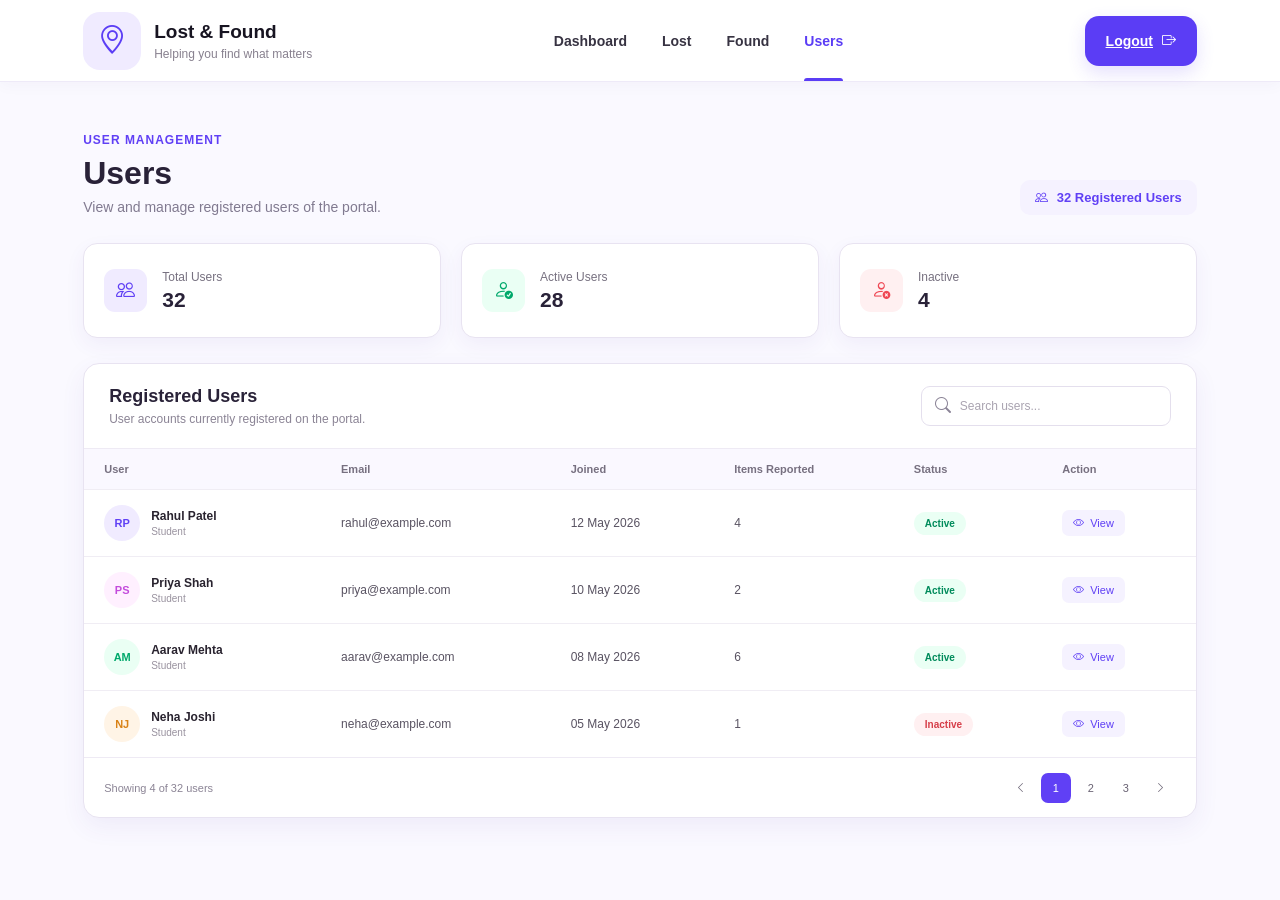
<file: admin/admin-users.html>
<!DOCTYPE html>
<html lang="en">

<head>
    <meta charset="UTF-8">
    <meta name="viewport" content="width=device-width, initial-scale=1.0">

    <title>Users - Admin</title>

    <link rel="stylesheet"
        href="https://cdn.jsdelivr.net/npm/bootstrap-icons@1.11.3/font/bootstrap-icons.min.css">

    <link rel="stylesheet" href="admin.css">
    <link rel="stylesheet" href="users.css">
</head>

<body>

    <!-- admin navbar -->

    <header class="admin-navbar">

        <div class="admin-nav-container">

            <a href="admin-dashboard.html" class="admin-brand">

                <div class="admin-brand-icon">
                    <i class="bi bi-geo-alt"></i>
                </div>

                <div class="admin-brand-text">
                    <span class="admin-brand-name">
                        Lost &amp; Found
                    </span>

                    <span class="admin-brand-tagline">
                        Helping you find what matters
                    </span>
                </div>

            </a>

            <nav class="admin-nav-links">

                <a href="admin-dashboard.html">Dashboard</a>

                <a href="admin-lost-items.html">Lost</a>

                <a href="admin-found-items.html">Found</a>

                <a href="admin-users.html" class="active">Users</a>

            </nav>

            <a href="../index.html" class="admin-login-btn">
                Logout
                <i class="bi bi-box-arrow-right"></i>
            </a>

        </div>

    </header>

    <!-- users page -->

    <main class="users-page">

        <div class="users-header">

            <div>

                <span class="page-label">
                    USER MANAGEMENT
                </span>

                <h1>Users</h1>

                <p>
                    View and manage registered users of the portal.
                </p>

            </div>

            <div class="user-count">
                <i class="bi bi-people"></i>
                <span>32 Registered Users</span>
            </div>

        </div>

        <!-- user summary -->

        <section class="user-summary">

            <div class="summary-card">

                <div class="summary-icon purple">
                    <i class="bi bi-people"></i>
                </div>

                <div>
                    <span>Total Users</span>
                    <strong>32</strong>
                </div>

            </div>

            <div class="summary-card">

                <div class="summary-icon green">
                    <i class="bi bi-person-check"></i>
                </div>

                <div>
                    <span>Active Users</span>
                    <strong>28</strong>
                </div>

            </div>

            <div class="summary-card">

                <div class="summary-icon red">
                    <i class="bi bi-person-x"></i>
                </div>

                <div>
                    <span>Inactive</span>
                    <strong>4</strong>
                </div>

            </div>

        </section>

        <!-- users list -->

        <section class="users-box">

            <div class="users-box-header">

                <div>
                    <h2>Registered Users</h2>

                    <p>
                        User accounts currently registered on the portal.
                    </p>
                </div>

                <div class="user-search">

                    <i class="bi bi-search"></i>

                    <input
                        type="text"
                        id="userSearch"
                        placeholder="Search users..."
                    >

                </div>

            </div>

            <div class="users-table-wrapper">

                <table id="usersTable">

                    <thead>
                        <tr>
                            <th>User</th>
                            <th>Email</th>
                            <th>Joined</th>
                            <th>Items Reported</th>
                            <th>Status</th>
                            <th>Action</th>
                        </tr>
                    </thead>

                    <tbody>

                        <tr>
                            <td>
                                <div class="user-info">

                                    <div class="user-avatar">
                                        RP
                                    </div>

                                    <div>
                                        <strong>Rahul Patel</strong>
                                        <span>Student</span>
                                    </div>

                                </div>
                            </td>

                            <td>rahul@example.com</td>
                            <td>12 May 2026</td>
                            <td>4</td>

                            <td>
                                <span class="user-status active">
                                    Active
                                </span>
                            </td>

                            <td>
                                <a href="#" class="view-user">
                                    <i class="bi bi-eye"></i>
                                    View
                                </a>
                            </td>
                        </tr>

                        <tr>
                            <td>
                                <div class="user-info">

                                    <div class="user-avatar pink">
                                        PS
                                    </div>

                                    <div>
                                        <strong>Priya Shah</strong>
                                        <span>Student</span>
                                    </div>

                                </div>
                            </td>

                            <td>priya@example.com</td>
                            <td>10 May 2026</td>
                            <td>2</td>

                            <td>
                                <span class="user-status active">
                                    Active
                                </span>
                            </td>

                            <td>
                                <a href="#" class="view-user">
                                    <i class="bi bi-eye"></i>
                                    View
                                </a>
                            </td>
                        </tr>

                        <tr>
                            <td>
                                <div class="user-info">

                                    <div class="user-avatar green">
                                        AM
                                    </div>

                                    <div>
                                        <strong>Aarav Mehta</strong>
                                        <span>Student</span>
                                    </div>

                                </div>
                            </td>

                            <td>aarav@example.com</td>
                            <td>08 May 2026</td>
                            <td>6</td>

                            <td>
                                <span class="user-status active">
                                    Active
                                </span>
                            </td>

                            <td>
                                <a href="#" class="view-user">
                                    <i class="bi bi-eye"></i>
                                    View
                                </a>
                            </td>
                        </tr>

                        <tr>
                            <td>
                                <div class="user-info">

                                    <div class="user-avatar orange">
                                        NJ
                                    </div>

                                    <div>
                                        <strong>Neha Joshi</strong>
                                        <span>Student</span>
                                    </div>

                                </div>
                            </td>

                            <td>neha@example.com</td>
                            <td>05 May 2026</td>
                            <td>1</td>

                            <td>
                                <span class="user-status inactive">
                                    Inactive
                                </span>
                            </td>

                            <td>
                                <a href="#" class="view-user">
                                    <i class="bi bi-eye"></i>
                                    View
                                </a>
                            </td>
                        </tr>

                    </tbody>

                </table>

            </div>

            <div class="users-footer">

                <span id="usersCount">
                    Showing 4 of 32 users
                </span>

                <div class="pagination">

                    <a href="#">
                        <i class="bi bi-chevron-left"></i>
                    </a>

                    <span class="selected">1</span>

                    <a href="#">2</a>
                    <a href="#">3</a>

                    <a href="#">
                        <i class="bi bi-chevron-right"></i>
                    </a>

                </div>

            </div>

        </section>

    </main>

    <!-- user search -->

    <script>
        const userSearch = document.getElementById("userSearch");
        const userRows = document.querySelectorAll("#usersTable tbody tr");
        const usersCount = document.getElementById("usersCount");

        userSearch.addEventListener("input", function () {

            const searchValue = this.value.toLowerCase();
            let visibleUsers = 0;

            userRows.forEach(row => {

                const userData = row.innerText.toLowerCase();

                if (userData.includes(searchValue)) {
                    row.style.display = "";
                    visibleUsers++;
                } else {
                    row.style.display = "none";
                }

            });

            usersCount.textContent =
                "Showing " + visibleUsers + " of 32 users";

        });
    </script>

</body>
</html>
</file>
<file: css/style.css>
/* =========================================================
   LOST & FOUND
   Modern Purple / White UI
   ========================================================= */

* {
    margin: 0;
    padding: 0;
    box-sizing: border-box;
}

html {
    scroll-behavior: smooth;
}

body {
    font-family: Inter, "Segoe UI", Arial, sans-serif;
    color: #151323;
    background: #ffffff;
    overflow-x: hidden;
}

a {
    text-decoration: none;
    color: inherit;
}


/* =========================================================
   NAVBAR
   ========================================================= */

.navbar {
    height: 86px;
    width: 100%;
    background: rgba(255, 255, 255, 0.96);
    border-bottom: 1px solid #eeeaf8;
    position: relative;
    z-index: 20;
}

.nav-container {
    width: min(1320px, calc(100% - 80px));
    height: 100%;
    margin: auto;

    display: flex;
    align-items: center;
    justify-content: space-between;
}


/* Brand */

.brand {
    display: flex;
    align-items: center;
    gap: 14px;
}

.brand-icon {
    width: 56px;
    height: 56px;
    border-radius: 17px;

    display: flex;
    align-items: center;
    justify-content: center;

    background: #f0ecff;
    color: #5b3df5;

    font-size: 28px;
}

.brand-text {
    display: flex;
    flex-direction: column;
    gap: 2px;
}

.brand-name {
    font-size: 21px;
    font-weight: 800;
    letter-spacing: -0.5px;
}

.brand-tagline {
    color: #858099;
    font-size: 13px;
}


/* Navigation */

.nav-links {
    display: flex;
    align-items: center;
    gap: 8px;
    margin-left: auto;
    margin-right: 28px;
}

.nav-link {
    position: relative;

    padding: 13px 17px;
    border-radius: 12px;

    color: #272335;
    font-size: 15px;
    font-weight: 600;

    transition: 0.25s ease;
}

.nav-link:hover {
    color: #5b3df5;
    background: #f7f5ff;
}

/* Active page */

.nav-link.active {
    color: #5b3df5;
    background: #f0ecff;
}

.nav-link.active::after {
    display: none;
}


/* Login */

.login-btn {
    min-width: 126px;
    height: 48px;

    display: flex;
    align-items: center;
    justify-content: center;
    gap: 12px;

    border-radius: 15px;

    background: #5b3df5;
    color: white;

    font-size: 15px;
    font-weight: 700;

    box-shadow: 0 12px 25px rgba(91, 61, 245, 0.22);

    transition: 0.25s ease;
}

.login-btn i {
    font-size: 18px;
    transition: transform 0.25s ease;
}

.login-btn:hover {
    background: #4d30e7;
    transform: translateY(-2px);
    box-shadow: 0 16px 30px rgba(91, 61, 245, 0.28);
}

.login-btn:hover i {
    transform: translateX(4px);
}


/* =========================================================
   HERO
   ========================================================= */

.hero {
    min-height: 790px;
    position: relative;
    overflow: hidden;

    background:
        radial-gradient(
            circle at 78% 22%,
            rgba(122, 91, 255, 0.15),
            transparent 31%
        ),
        radial-gradient(
            circle at 14% 88%,
            rgba(122, 91, 255, 0.10),
            transparent 28%
        ),
        #f8f6ff;
}


/* Background glows */

.glow {
    position: absolute;
    border-radius: 50%;
    pointer-events: none;
}

.glow-one {
    width: 480px;
    height: 480px;
    right: -220px;
    top: -190px;

    background: rgba(117, 86, 245, 0.09);
}

.glow-two {
    width: 300px;
    height: 300px;
    left: -170px;
    bottom: -170px;

    background: rgba(117, 86, 245, 0.08);
}


/* Dotted decoration */

.dots {
    position: absolute;
    width: 150px;
    height: 110px;
    left: 0;
    bottom: 25px;

    background-image: radial-gradient(
        #bcb0fa 1.2px,
        transparent 1.2px
    );

    background-size: 12px 12px;
    opacity: 0.5;
}


/* Hero container */

.hero-container {
    width: min(1320px, calc(100% - 80px));
    min-height: 790px;
    margin: auto;

    display: grid;
    grid-template-columns: 1.02fr 0.98fr;
    align-items: center;

    gap: 40px;

    position: relative;
    z-index: 2;
}


/* =========================================================
   HERO LEFT
   ========================================================= */

.hero-content {
    padding-top: 20px;
}


/* Eyebrow */

.eyebrow {
    width: fit-content;

    display: flex;
    align-items: center;
    gap: 9px;

    padding: 10px 16px;

    border-radius: 30px;

    background: #eeebff;
    color: #5b3df5;

    font-size: 12px;
    font-weight: 800;

    letter-spacing: 1.2px;

    margin-bottom: 32px;
}

.eyebrow-dot {
    width: 8px;
    height: 8px;

    border-radius: 50%;
    background: #6243ff;

    box-shadow: 0 0 0 5px rgba(98, 67, 255, 0.10);
}


/* Heading */

.hero h1 {
    max-width: 720px;

    font-size: clamp(58px, 5.1vw, 82px);
    line-height: 0.98;

    letter-spacing: -4px;
    font-weight: 850;

    color: #12101b;

    margin-bottom: 28px;
}

.hero h1 span {
    display: block;
    color: #5b3df5;
}


/* Description */

.hero-description {
    max-width: 650px;

    color: #69647c;

    font-size: 18px;
    line-height: 1.75;

    margin-bottom: 30px;
}


/* =========================================================
   SEARCH
   ========================================================= */

.search-box {
    width: min(690px, 100%);
    height: 68px;

    display: flex;
    align-items: center;

    background: white;

    border: 2px solid #6848ff;
    border-radius: 20px;

    padding: 6px 7px 6px 20px;

    box-shadow:
        0 15px 35px rgba(91, 61, 245, 0.09);

    transition: 0.25s ease;
}

.search-box:focus-within {
    box-shadow:
        0 18px 45px rgba(91, 61, 245, 0.17);
    transform: translateY(-2px);
}

.search-icon {
    color: #6042f6;
    font-size: 22px;
    margin-right: 15px;
}

.search-box input {
    flex: 1;

    min-width: 0;

    border: none;
    outline: none;

    background: transparent;

    color: #272335;
    font-size: 15px;
}

.search-box input::placeholder {
    color: #aaa5ba;
}

.search-box button {
    height: 54px;

    padding: 0 25px;

    border: none;
    border-radius: 15px;

    background: #5b3df5;
    color: white;

    display: flex;
    align-items: center;
    gap: 9px;

    font-size: 15px;
    font-weight: 750;

    cursor: pointer;

    transition: 0.25s ease;
}

.search-box button:hover {
    background: #4c2ee9;
    transform: translateY(-1px);
}


/* =========================================================
   HERO BUTTONS
   ========================================================= */

.hero-buttons {
    display: flex;
    gap: 14px;
    margin-top: 18px;
}

.primary-btn,
.secondary-btn {
    height: 54px;

    padding: 0 25px;

    border-radius: 15px;

    display: flex;
    align-items: center;
    justify-content: center;
    gap: 9px;

    font-size: 14px;
    font-weight: 750;

    transition: 0.25s ease;
}

.primary-btn {
    color: white;
    background: #5b3df5;

    box-shadow:
        0 12px 25px rgba(91, 61, 245, 0.18);
}

.primary-btn:hover {
    background: #4d30e7;
    transform: translateY(-3px);
}

.secondary-btn {
    color: #5b3df5;
    background: white;

    border: 1.5px solid #765aff;
}

.secondary-btn:hover {
    background: #f2efff;
    transform: translateY(-3px);
}

.primary-btn i,
.secondary-btn i {
    font-size: 16px;
}


/* =========================================================
   RIGHT VISUAL
   ========================================================= */

.hero-visual {
    height: 590px;

    position: relative;

    display: flex;
    align-items: center;
    justify-content: center;
}


/* Large circle */

.visual-circle {
    width: 460px;
    height: 460px;

    position: absolute;

    border-radius: 50%;

    background:
        radial-gradient(
            circle,
            rgba(112, 80, 246, 0.12),
            rgba(112, 80, 246, 0.04) 55%,
            transparent 70%
        );
}


/* Main card */

.find-card {
    width: 500px;
    min-height: 430px;

    position: relative;
    z-index: 3;

    padding: 55px 45px 45px;

    border-radius: 30px;

    background:
        linear-gradient(
            145deg,
            rgba(255,255,255,0.98),
            rgba(255,255,255,0.88)
        );

    border: 1px solid rgba(255,255,255,0.9);

    box-shadow:
        0 30px 70px rgba(61, 44, 133, 0.14);

    text-align: center;

    backdrop-filter: blur(10px);
}


/* Card icon */

.card-icon {
    width: 82px;
    height: 82px;

    margin: 0 auto 27px;

    display: flex;
    align-items: center;
    justify-content: center;

    border-radius: 24px;

    background: #eeeaff;
    color: #5b3df5;

    font-size: 40px;
}

.find-card h2 {
    font-size: 29px;
    letter-spacing: -1px;
    margin-bottom: 12px;
}

.find-card > p {
    color: #858097;
    font-size: 15px;
}


/* Purple line */

.card-line {
    width: 58px;
    height: 4px;

    border-radius: 20px;

    background: #6243ff;

    margin: 30px auto 32px;
}


/* Stats */

.card-stats {
    display: grid;
    grid-template-columns: 1fr 1fr;

    gap: 20px;
}

.stat {
    display: flex;
    align-items: center;
    flex-direction: column;
}

.stat-icon {
    width: 38px;
    height: 38px;

    display: flex;
    align-items: center;
    justify-content: center;

    color: #6042f6;

    font-size: 23px;

    margin-bottom: 7px;
}

.stat strong {
    color: #5b3df5;
    font-size: 15px;
}

.stat span {
    margin-top: 6px;

    color: #9993a8;
    font-size: 12px;
}


/* =========================================================
   FLOATING CARDS
   ========================================================= */

.floating-card {
    position: absolute;
    z-index: 5;

    width: 78px;
    height: 78px;

    display: flex;
    align-items: center;
    justify-content: center;

    background: white;

    border-radius: 20px;

    box-shadow:
        0 20px 40px rgba(43, 33, 93, 0.14);

    font-size: 27px;
}

.key-card {
    left: 15px;
    top: 115px;

    color: #f5a400;
}

.bag-card {
    right: 5px;
    bottom: 110px;

    color: #ff4b91;
}

.small-circle {
    position: absolute;

    width: 82px;
    height: 82px;

    border-radius: 50%;

    background: rgba(255, 114, 174, 0.12);

    right: 20px;
    bottom: 55px;
}


/* =========================================================
   QUICK SECTION
   ========================================================= */

.quick-section {
    background: white;
    padding: 90px 0;
}

.quick-container {
    width: min(1200px, calc(100% - 80px));
    margin: auto;
}

.quick-title {
    text-align: center;
    margin-bottom: 45px;
}

.quick-title span {
    color: #6042f6;
    font-size: 12px;
    font-weight: 800;
    letter-spacing: 1.5px;
}

.quick-title h2 {
    margin-top: 10px;

    font-size: 38px;
    letter-spacing: -1.5px;
}


/* Cards */

.quick-cards {
    display: grid;
    grid-template-columns: repeat(3, 1fr);
    gap: 22px;
}

.quick-card {
    padding: 30px;

    border: 1px solid #eeeaf8;
    border-radius: 22px;

    background: white;

    transition: 0.25s ease;
}

.quick-card:hover {
    transform: translateY(-7px);

    border-color: #ddd5ff;

    box-shadow:
        0 20px 45px rgba(61, 44, 133, 0.10);
}

.quick-icon {
    width: 52px;
    height: 52px;

    display: flex;
    align-items: center;
    justify-content: center;

    border-radius: 15px;

    background: #f0ecff;
    color: #5b3df5;

    font-size: 23px;

    margin-bottom: 20px;
}

.quick-card h3 {
    font-size: 19px;
    margin-bottom: 9px;
}

.quick-card p {
    color: #817b92;
    line-height: 1.6;
    font-size: 14px;
}


/* =========================================================
   RESPONSIVE
   ========================================================= */

@media (max-width: 1100px) {

    .nav-container,
    .hero-container {
        width: min(92%, 1000px);
    }

    .nav-links {
        gap: 0;
        margin-right: 15px;
    }

    .nav-link {
        padding: 11px 10px;
        font-size: 14px;
    }

    .hero-container {
        grid-template-columns: 1fr;
        padding: 70px 0 90px;
    }

    .hero {
        min-height: auto;
    }

    .hero-content {
        text-align: center;
    }

    .eyebrow {
        margin-left: auto;
        margin-right: auto;
    }

    .hero-description,
    .search-box {
        margin-left: auto;
        margin-right: auto;
    }

    .hero-buttons {
        justify-content: center;
    }

    .hero-visual {
        height: 520px;
    }
}


@media (max-width: 800px) {

    .navbar {
        height: auto;
        padding: 15px 0;
    }

    .nav-container {
        flex-wrap: wrap;
        gap: 15px;
    }

    .nav-links {
        order: 3;
        width: 100%;
        overflow-x: auto;
        justify-content: center;
        margin: 0;
    }

    .login-btn {
        min-width: 105px;
    }

    .hero h1 {
        font-size: 58px;
        letter-spacing: -3px;
    }

    .find-card {
        width: 90%;
        max-width: 470px;
    }

    .quick-cards {
        grid-template-columns: 1fr;
    }
}


@media (max-width: 550px) {

    .nav-container,
    .hero-container,
    .quick-container {
        width: calc(100% - 32px);
    }

    .brand-icon {
        width: 48px;
        height: 48px;
        font-size: 24px;
    }

    .brand-name {
        font-size: 18px;
    }

    .brand-tagline {
        font-size: 11px;
    }

    .login-btn {
        height: 44px;
        min-width: 90px;
    }

    .nav-links {
        justify-content: flex-start;
    }

    .hero-container {
        padding-top: 55px;
    }

    .hero h1 {
        font-size: 48px;
        letter-spacing: -2.5px;
    }

    .hero-description {
        font-size: 16px;
    }

    .search-box {
        height: auto;
        padding: 7px;
        flex-wrap: wrap;
    }

    .search-box input {
        height: 48px;
    }

    .search-box button {
        width: 100%;
        justify-content: center;
    }

    .hero-buttons {
        flex-direction: column;
    }

    .primary-btn,
    .secondary-btn {
        width: 100%;
    }

    .hero-visual {
        height: 440px;
    }

    .find-card {
        min-height: 360px;
        padding: 35px 25px;
    }

    .card-icon {
        width: 65px;
        height: 65px;
        font-size: 30px;
    }

    .find-card h2 {
        font-size: 24px;
    }

    .floating-card {
        width: 62px;
        height: 62px;
    }

    .key-card {
        left: 0;
        top: 80px;
    }

    .bag-card {
        right: 0;
        bottom: 60px;
    }

    .quick-title h2 {
        font-size: 30px;
    }
}
</file>
<file: css/about.css>
/*---reset---*/
*{margin:0;padding:0;box-sizing:border-box}
body{font-family:"DM Sans",sans-serif;color:#18162d;background:#faf9ff}
a{text-decoration:none;color:inherit}

/*---navbar---*/
.site-header{height:86px;background:#fff;border-bottom:1px solid #ece9f7}
.nav-container{width:min(1350px,calc(100% - 48px));height:100%;margin:auto;display:flex;align-items:center;gap:25px}
.brand{display:flex;align-items:center;gap:13px}
.brand-icon{width:56px;height:56px;display:grid;place-items:center;background:#eeeaff;color:#5b3df5;border-radius:16px;font-size:24px}
.brand h2{font:700 21px "Plus Jakarta Sans"}
.brand span{font-size:12px;color:#77738d}
nav{display:flex;gap:4px;margin-left:auto}
nav a{padding:12px 16px;border-radius:13px;font-size:14px;font-weight:700}
nav a:hover,nav .active{color:#5737ef;background:#eeeaff}
.login{padding:14px 24px;background:#5b35ed;color:#fff;border-radius:14px;font-weight:700;box-shadow:0 10px 25px #5b35ed35}
.login i{margin-left:8px}

/*---main---*/
.page{min-height:calc(100vh - 218px);width:min(1050px,calc(100% - 40px));margin:auto;padding:55px 20px 70px}
.about-card{max-width:850px;margin:auto;padding:42px 55px;background:linear-gradient(135deg,#f5f2ff,#eeeaff);border:1px solid #e4defb;border-radius:28px;text-align:center;box-shadow:0 18px 40px #4930a520}
.about-card h1{font:800 36px "Plus Jakarta Sans";margin-bottom:12px}
.about-card p{max-width:720px;margin:auto;font-size:19px;line-height:1.55;color:#77738d}

.links{max-width:850px;margin:35px auto 0;display:grid;grid-template-columns:1fr 1fr;gap:25px}
.links>div{padding:24px 28px;background:#fff;border:1px solid #e9e5f5;border-radius:18px;box-shadow:0 10px 25px #3324770b}
.links h3{font:700 16px "Plus Jakarta Sans";margin-bottom:10px}
.links a{display:block;color:#5737ef;font-size:14px;line-height:1.9}
.links a:hover{text-decoration:underline}

/*---footer---*/
.footer{background:#17132d;color:#fff}
.footer-container{width:min(1350px,calc(100% - 48px));min-height:132px;margin:auto;display:flex;align-items:center;justify-content:space-between}
.footer-brand{display:flex;align-items:center;gap:12px}
.footer-icon{width:46px;height:46px;display:grid;place-items:center;background:#5b35ed;color:#fff;border-radius:14px;font-size:18px}
.footer h3{font:700 17px "Plus Jakarta Sans"}
.footer p{font-size:11px;color:#aaa5bf}
.copyright{margin:0!important}

/*---mobile---*/
@media(max-width:850px){
    .nav-container{flex-wrap:wrap;height:auto;padding:10px 0}
    .site-header{height:auto}
    nav{order:3;width:100%;overflow:auto;margin:0}
}
@media(max-width:600px){
    .nav-container,.footer-container{width:calc(100% - 28px)}
    .brand span{display:none}
    nav a{padding:9px 10px;font-size:12px}
    .login{padding:11px 15px}
    .page{width:calc(100% - 24px);padding:35px 10px 45px}
    .about-card{padding:30px 20px;border-radius:22px}
    .about-card h1{font-size:27px}
    .about-card p{font-size:16px}
    .links{grid-template-columns:1fr;margin-top:25px}
    .links>div{padding:20px}
    .footer-container{padding:25px 0;gap:15px}
}
</file>
<file: css/found-items.css>
/*---reset---*/
*{margin:0;padding:0;box-sizing:border-box}
:root{--purple:#5b3df5;--purple-dark:#4930dc;--purple-light:#eeeaff;--text:#17152b;--muted:#77738d;--border:#e7e2f7;--white:#fff;--background:#faf9ff}
html{scroll-behavior:smooth}
body{font-family:"DM Sans",sans-serif;color:var(--text);background:var(--background);overflow-x:hidden}
a{text-decoration:none;color:inherit}
button,select,input{font-family:inherit}
button,select{cursor:pointer}

/*---navbar---*/
.navbar{position:sticky;top:0;z-index:1000;background:#fffffff0;backdrop-filter:blur(18px);border-bottom:1px solid var(--border)}
.nav-container{max-width:1320px;height:92px;margin:auto;padding:0 28px;display:flex;align-items:center;justify-content:space-between}
.brand{display:flex;align-items:center;gap:14px}
.brand-icon{width:58px;height:58px;border-radius:18px;display:grid;place-items:center;color:var(--purple);background:var(--purple-light);font-size:25px}
.brand-text{display:flex;flex-direction:column}
.brand-text strong{font-family:"Plus Jakarta Sans",sans-serif;font-size:21px;font-weight:800}
.brand-text span{margin-top:3px;color:var(--muted);font-size:13px}
.nav-links{display:flex;align-items:center;gap:8px}
.nav-links>a{padding:14px 18px;border-radius:13px;font-weight:600;font-size:15px;transition:.25s}
.nav-links>a:hover,.nav-links>a.active{color:var(--purple);background:var(--purple-light)}
.login-btn{margin-left:12px;min-width:126px;color:#fff!important;background:linear-gradient(135deg,#6545ff,#5230e9)!important;box-shadow:0 12px 28px #5b3df540;display:flex;justify-content:center;align-items:center;gap:12px}
.login-btn:hover{transform:translateY(-2px)}
.mobile-menu-btn{display:none;width:46px;height:46px;border:0;border-radius:12px;background:var(--purple-light);color:var(--purple);font-size:20px}

/*---page---*/
.page{position:relative;max-width:1320px;margin:auto;padding:72px 28px 100px}
.background-shape{position:absolute;pointer-events:none;z-index:-1;filter:blur(2px)}
.shape-one{width:330px;height:330px;right:-130px;top:-80px;border-radius:50%;background:#eeeaff;opacity:.65}
.shape-two{width:280px;height:280px;left:-170px;bottom:300px;border-radius:50%;background:#f0edff;opacity:.7}

/*---hero---*/
.hero-section{display:grid;grid-template-columns:1fr 540px;align-items:center;gap:60px;margin-bottom:58px}
.eyebrow{display:inline-flex;align-items:center;gap:10px;color:var(--purple);font-size:13px;font-weight:800;letter-spacing:2px;margin-bottom:18px}
.hero-text h1{font-family:"Plus Jakarta Sans",sans-serif;font-size:clamp(48px,6vw,70px);line-height:1;letter-spacing:-3px}
.hero-text h1 span{color:var(--purple)}
.hero-text p{max-width:620px;margin-top:20px;color:var(--muted);font-size:17px;line-height:1.7}
.search-box{height:64px;padding:7px 8px 7px 20px;display:flex;align-items:center;gap:14px;background:#fff;border:1.5px solid #d9d1ff;border-radius:20px;box-shadow:0 18px 45px #5b3df51a;transition:.25s}
.search-box:focus-within{border-color:var(--purple);box-shadow:0 18px 50px #5b3df52e}
.search-box>i{color:var(--purple);font-size:19px}
.search-box input{min-width:0;flex:1;border:0;outline:0;color:var(--text);font-size:16px;background:transparent}
.search-box input::placeholder{color:#aaa6bc}
.search-box button{height:50px;padding:0 28px;border:0;border-radius:15px;color:#fff;background:var(--purple);font-size:15px;font-weight:700;transition:.25s}
.search-box button:hover{background:var(--purple-dark)}

/*---filters---*/
.filter-section{margin-bottom:58px}
.filter-top{display:flex;align-items:center;justify-content:space-between;margin-bottom:16px}
.filter-title{display:flex;align-items:center;gap:9px;font-size:15px;font-weight:700}
.filter-title i{color:var(--purple)}
.clear-btn{border:0;background:transparent;color:var(--purple);font-weight:700;font-size:14px}
.clear-btn:hover{text-decoration:underline}
.filters{display:grid;grid-template-columns:repeat(3,1fr);gap:18px}
.filter-box{height:62px;padding:0 20px;display:flex;align-items:center;gap:14px;background:#fff;border:1px solid var(--border);border-radius:17px;box-shadow:0 12px 35px #1e14460f;transition:.25s}
.filter-box:hover{border-color:#d3caff;transform:translateY(-2px)}
.filter-box>i:first-child{color:var(--purple);font-size:16px}
.filter-box select{flex:1;appearance:none;border:0;outline:0;background:transparent;color:#514d63;font-size:15px}
.filter-box>i:last-child{color:#a7a3b4;font-size:12px;pointer-events:none}

/*---results---*/
.results-header{display:flex;align-items:center;justify-content:space-between;margin-bottom:25px}
.results-heading{display:flex;align-items:center;gap:14px}
.heading-line{width:5px;height:48px;border-radius:10px;background:var(--purple)}
.results-heading h2{font-family:"Plus Jakarta Sans",sans-serif;font-size:25px}
.results-heading p{margin-top:4px;color:var(--muted);font-size:14px}
.sort-wrapper{display:flex;align-items:center;gap:12px;color:var(--muted);font-size:14px}
.sort-wrapper select{min-width:160px;height:46px;padding:0 14px;border:1px solid var(--border);border-radius:13px;outline:0;color:var(--text);background:#fff;font-weight:600}

/*---cards---*/
.items-grid{display:grid;grid-template-columns:repeat(3,1fr);gap:24px}
.item-card{overflow:hidden;display:flex;flex-direction:column;min-width:0;background:#fff;border:1px solid var(--border);border-radius:24px;box-shadow:0 14px 35px #22184c12;transition:.3s}
.item-card:hover{transform:translateY(-7px);box-shadow:0 22px 48px #37287824}
.item-image{position:relative;height:235px;display:grid;place-items:center;overflow:hidden;background:radial-gradient(circle at 50% 45%,#fff 0,#f2efff 45%,#eae6ff 100%)}
.item-image:before{content:"";position:absolute;width:170px;height:170px;border-radius:50%;background:#fff9}
.placeholder-icon{position:relative;z-index:1;width:82px;height:82px;display:grid;place-items:center;border-radius:24px;color:var(--purple);background:#fff;font-size:34px;box-shadow:0 18px 35px #5b3df524}
.lost-badge{position:absolute;top:17px;left:17px;z-index:2;padding:9px 13px;display:flex;align-items:center;gap:7px;border-radius:30px;color:var(--purple);background:#fffffff0;font-size:12px;font-weight:800;box-shadow:0 8px 20px #23195014}
.lost-badge i{font-size:7px}
.item-content{padding:24px;display:flex;flex-direction:column;flex:1}
.category{align-self:flex-start;color:var(--purple);font-size:11px;font-weight:800;letter-spacing:1.3px;text-transform:uppercase}
.item-content h3{margin-top:8px;font-family:"Plus Jakarta Sans",sans-serif;font-size:20px;line-height:1.3}
.item-meta{margin-top:15px;display:flex;flex-wrap:wrap;gap:13px;color:#77738b;font-size:13px}
.item-meta span{display:flex;align-items:center;gap:6px}
.item-meta i{color:var(--purple)}
.item-content p{margin-top:14px;min-height:43px;color:#88849b;font-size:14px;line-height:1.55}
.details-btn{margin-top:20px;min-height:49px;display:flex;align-items:center;justify-content:center;gap:10px;border:1.5px solid #d7d0ff;border-radius:14px;color:var(--purple);font-size:14px;font-weight:700;transition:.25s}
.details-btn:hover{color:#fff;background:var(--purple);border-color:var(--purple)}
.details-btn i{transition:.25s}
.details-btn:hover i{transform:translateX(4px)}

/*---empty---*/
.empty-state{display:none;margin-top:30px;padding:65px 25px;text-align:center;border:1px dashed #d8d1f5;border-radius:24px;background:#fff}
.empty-state.show{display:block}
.empty-icon{width:68px;height:68px;margin:auto;display:grid;place-items:center;border-radius:20px;color:var(--purple);background:var(--purple-light);font-size:25px}
.empty-state h3{margin-top:18px;font-family:"Plus Jakarta Sans",sans-serif;font-size:21px}
.empty-state p{margin-top:8px;color:var(--muted)}
.empty-state button{margin-top:22px;padding:12px 22px;border:0;border-radius:12px;color:#fff;background:var(--purple);font-weight:700}

/*---pagination---*/
.pagination{margin-top:45px;display:flex;align-items:center;justify-content:center;gap:9px}
.pagination button{width:44px;height:44px;border:1px solid var(--border);border-radius:13px;color:#5d596d;background:#fff;font-weight:700;transition:.25s}
.pagination button:hover{color:var(--purple);border-color:#cfc6ff}
.pagination button.active{color:#fff;border-color:var(--purple);background:var(--purple);box-shadow:0 10px 24px #5b3df53b}
.pagination button:disabled{opacity:.35;cursor:not-allowed}
.pagination .dots{width:30px;display:grid;place-items:center;color:#918da0;font-weight:700}

/*---footer---*/
.footer{background:#17132d;color:#fff}
.footer-container{max-width:1320px;min-height:125px;margin:auto;padding:30px 28px;display:flex;align-items:center;justify-content:space-between;gap:25px}
.footer-brand{display:flex;align-items:center;gap:12px}
.footer-icon{width:44px;height:44px;display:grid;place-items:center;border-radius:13px;color:#fff;background:var(--purple)}
.footer-brand h3{font-family:"Plus Jakarta Sans",sans-serif}
.footer-brand p{margin-top:3px;color:#aaa5bc;font-size:12px}
.footer-links{display:flex;gap:22px;color:#c5c1d2;font-size:13px}
.footer-links a:hover{color:#fff}
.copyright{color:#aaa5bc;font-size:12px}

/*---responsive---*/
@media(max-width:1050px){
.hero-section{grid-template-columns:1fr;gap:30px}
.search-box{max-width:650px}
.items-grid{grid-template-columns:repeat(2,1fr)}
}
@media(max-width:800px){
.nav-container{height:78px}
.mobile-menu-btn{display:block}
.nav-links{position:absolute;top:78px;left:15px;right:15px;padding:15px;display:none;flex-direction:column;align-items:stretch;background:#fff;border:1px solid var(--border);border-radius:18px;box-shadow:0 20px 40px #2319501f}
.nav-links.show{display:flex}
.nav-links>a{width:100%}
.login-btn{margin-left:0}
.filters{grid-template-columns:1fr}
.results-header{align-items:flex-start;flex-direction:column;gap:20px}
.sort-wrapper{width:100%;justify-content:space-between}
.sort-wrapper select{flex:1}
.footer-container{flex-direction:column;align-items:flex-start}
}
@media(max-width:600px){
.page{padding:48px 17px 70px}
.nav-container{padding:0 17px}
.brand-icon{width:48px;height:48px;border-radius:15px;font-size:21px}
.brand-text strong{font-size:17px}
.brand-text span{font-size:11px}
.hero-text h1{font-size:48px;letter-spacing:-2px}
.hero-text p{font-size:15px}
.search-box{height:58px;padding-left:15px}
.search-box button{height:44px;padding:0 18px}
.items-grid{grid-template-columns:1fr}
.item-image{height:230px}
.pagination button{width:40px;height:40px}
}
</file>
<file: css/login.css>
/*---reset---*/
*{margin:0;padding:0;box-sizing:border-box}
body{font-family:"DM Sans",sans-serif;color:#18162d;background:#faf9ff}
a{text-decoration:none;color:inherit}
button,input{font-family:inherit}

/*---navbar---*/
.site-header{height:86px;background:#fff;border-bottom:1px solid #ece9f7}
.nav-container{width:min(1350px,calc(100% - 48px));height:100%;margin:auto;display:flex;align-items:center;gap:25px}
.brand{display:flex;align-items:center;gap:13px}
.brand-icon{width:56px;height:56px;display:grid;place-items:center;background:#eeeaff;color:#5b3df5;border-radius:16px;font-size:24px}
.brand h2{font:700 21px "Plus Jakarta Sans"}
.brand span{font-size:12px;color:#77738d}
nav{display:flex;gap:4px;margin-left:auto}
nav a{padding:12px 16px;border-radius:13px;font-size:14px;font-weight:700}
nav a:hover{color:#5737ef;background:#eeeaff}
.login{padding:14px 24px;background:#5b35ed;color:#fff;border-radius:14px;font-weight:700;box-shadow:0 10px 25px #5b35ed35}
.login i{margin-left:8px}

/*---page---*/
.page{min-height:calc(100vh - 218px);display:grid;place-items:center;padding:45px 20px}

/*---login card---*/
.login-card{width:min(420px,100%);padding:38px 42px;background:#fff;border:1px solid #e7e2f5;border-radius:24px;text-align:center;box-shadow:0 20px 50px #33247714}
.login-icon{width:58px;height:58px;margin:auto;display:grid;place-items:center;background:#eeeaff;color:#5b35ed;border-radius:17px;font-size:22px}
.login-card h1{font:800 28px "Plus Jakarta Sans";margin-top:17px}
.subtitle{margin:7px 0 27px;color:#888397;font-size:13px}

/*---form---*/
.field{text-align:left;margin-bottom:17px}
.field label{display:block;margin:0 0 6px 2px;font-size:12px;font-weight:700}
.password-label{display:flex;justify-content:space-between;align-items:center}
.password-label a{font-size:11px;color:#5b35ed}
.input-box{height:45px;display:flex;align-items:center;gap:10px;padding:0 12px;border:1.5px solid #d9d5e2;border-radius:10px}
.input-box:focus-within{border-color:#5b35ed;box-shadow:0 0 0 3px #5b35ed12}
.input-box>i{color:#77738d;font-size:14px}
.input-box input{width:100%;border:0;outline:0;font-size:13px;color:#333}
.input-box input::placeholder{color:#aaa6b3}
.input-box button{border:0;background:none;color:#858095;cursor:pointer}

.login-btn{width:100%;height:45px;border:0;border-radius:10px;background:#5b35ed;color:#fff;font-size:13px;font-weight:700;cursor:pointer;box-shadow:0 8px 20px #5b35ed30}
.login-btn:hover{background:#4b2bd5}
.login-btn i{margin-left:7px}
.signup{margin-top:22px;color:#858095;font-size:12px}
.signup a{color:#5b35ed;font-weight:700}

/*---footer---*/
.footer{background:#17132d;color:#fff}
.footer-container{width:min(1350px,calc(100% - 48px));min-height:132px;margin:auto;display:flex;align-items:center;justify-content:space-between}
.footer-brand{display:flex;align-items:center;gap:12px}
.footer-icon{width:46px;height:46px;display:grid;place-items:center;background:#5b35ed;color:#fff;border-radius:14px}
.footer h3{font:700 17px "Plus Jakarta Sans"}
.footer p{font-size:11px;color:#aaa5bf}
.copyright{margin:0!important}

/*---mobile---*/
@media(max-width:850px){
    .nav-container{flex-wrap:wrap;height:auto;padding:10px 0}
    .site-header{height:auto}
    nav{order:3;width:100%;overflow:auto;margin:0}
}
@media(max-width:600px){
    .nav-container,.footer-container{width:calc(100% - 28px)}
    .brand span{display:none}
    nav a{padding:9px 10px;font-size:12px}
    .login{padding:11px 15px}
    .page{padding:30px 15px}
    .login-card{padding:30px 20px;border-radius:20px}
    .login-card h1{font-size:25px}
    .footer-container{padding:25px 0;gap:15px}
}
</file>
<file: css/report-item.css>
/*---reset---*/
*{margin:0;padding:0;box-sizing:border-box}
body{font-family:"DM Sans",sans-serif;color:#18162d;background:#faf9ff}
a{text-decoration:none;color:inherit}
button,input,select,textarea{font-family:inherit}

/*---navbar---*/
.site-header{height:86px;background:#fff;border-bottom:1px solid #ece9f7}
.nav-container{width:min(1350px,calc(100% - 48px));height:100%;margin:auto;display:flex;align-items:center;gap:25px}
.brand{display:flex;align-items:center;gap:13px}
.brand-icon,.footer-icon{display:grid;place-items:center;background:#eeeaff;color:#5b3df5;border-radius:16px}
.brand-icon{width:56px;height:56px;font-size:24px}
.brand-text strong{display:block;font:700 21px "Plus Jakarta Sans"}
.brand-text span{font-size:12px;color:#77738d}
nav{display:flex;gap:4px;margin-left:auto}
nav a{padding:12px 16px;border-radius:13px;font-size:14px;font-weight:700}
nav a:hover,nav .active{color:#5737ef;background:#eeeaff}
.login{padding:14px 24px;background:#5b35ed;color:#fff;border-radius:14px;font-weight:700;box-shadow:0 10px 25px #5b35ed35}
.login i{margin-left:8px}

/*---page---*/
.page{min-height:calc(100vh - 218px);padding:55px 20px;position:relative;overflow:hidden}
.shape{position:absolute;border-radius:50%;background:#eeeaff;opacity:.6;z-index:-1}
.shape-one{width:300px;height:300px;right:-120px;top:20px}
.shape-two{width:230px;height:230px;left:-130px;bottom:20px}

/*---card---*/
.report-card{width:min(1050px,100%);margin:auto;padding:32px 45px 36px;background:#fff;border:1px solid #e7e2f5;border-radius:25px;box-shadow:0 20px 55px #38277c16}
.heading span{color:#5b35ed;font-size:12px;font-weight:800;letter-spacing:1.5px}
.heading h1{font:700 27px "Plus Jakarta Sans";margin-top:9px}
.heading p{margin-top:7px;color:#858096;font-size:14px}

/*---type---*/
.type-select{display:flex;align-items:center;justify-content:flex-end;gap:25px;margin:8px 0 18px}
.type-select label{display:flex;align-items:center;gap:8px;font-size:13px;font-weight:500;cursor:pointer}
.type-select input{display:none}
.type-select label span{width:18px;height:18px;display:grid;place-items:center;border:1.5px solid #777;border-radius:50%;color:#fff;font-size:9px}
.type-select input:checked+span{border-color:#5b35ed;background:#5b35ed}

/*---form---*/
.form-grid{display:grid;grid-template-columns:1fr 1fr;gap:14px 55px}
.field label{display:block;margin:0 0 5px 2px;font-size:12px;font-weight:700}
.field input,.field select,.field textarea{width:100%;border:1.5px solid #d8d4df;border-radius:9px;outline:0;background:#fff;color:#4e4a5b;font-size:13px;transition:.2s}
.field input,.field select{height:43px;padding:0 12px}
.field textarea{height:76px;padding:10px 12px;resize:none}
.field input:focus,.field select:focus,.field textarea:focus{border-color:#5b35ed;box-shadow:0 0 0 3px #5b35ed12}
.field input::placeholder,.field textarea::placeholder{color:#aaa6b3}
.select-box{position:relative}
.select-box select{appearance:none;padding-right:35px}
.select-box i{position:absolute;right:14px;top:15px;color:#777;pointer-events:none;font-size:12px}

/*---upload---*/
.upload-box{height:76px!important;border:1.5px dashed #a99cf5!important;border-radius:10px!important;background:#f7f4ff!important;display:flex!important;align-items:center;justify-content:center;flex-direction:column;gap:3px;cursor:pointer;color:#5b35ed}
.upload-box>i{font-size:23px}
.upload-box strong{font-size:11px}
.upload-box small{font-size:9px;color:#77738d}
.upload-box input{display:none}
.file-name{text-align:center;font-size:10px;color:#5b35ed;margin-top:5px}

/*---button---*/
.submit-btn{display:flex;align-items:center;justify-content:center;gap:10px;margin:18px auto 0;padding:12px 25px;border:0;border-radius:9px;color:#fff;background:#5b35ed;font-size:12px;font-weight:700;box-shadow:0 8px 20px #5b35ed30;transition:.2s}
.submit-btn:hover{background:#492bd5;transform:translateY(-2px)}

/*---footer---*/
.footer{background:#17132d;color:#fff}
.footer-container{width:min(1350px,calc(100% - 48px));min-height:132px;margin:auto;display:flex;align-items:center;justify-content:space-between}
.footer-brand{display:flex;align-items:center;gap:12px}
.footer-icon{width:46px;height:46px;display:grid;place-items:center;background:#5b35ed;color:#fff;border-radius:14px;font-size:18px}
.footer h3{font:700 17px "Plus Jakarta Sans";margin:0}
.footer p{font-size:11px;color:#aaa5bf;margin:3px 0 0}
.copyright{margin:0!important}

@media(max-width:600px){
    .footer-container{width:calc(100% - 28px);padding:25px 0;gap:15px}
    .footer-brand{gap:10px}
    .footer h3{font-size:15px}
    .footer p{font-size:10px}
}

/*---mobile---*/
@media(max-width:850px){
.nav-container{flex-wrap:wrap;height:auto;padding:10px 0}
.site-header{height:auto}
nav{order:3;width:100%;overflow:auto;margin:0}
.report-card{padding:28px 25px}
.form-grid{grid-template-columns:1fr;gap:14px}
.type-select{justify-content:flex-start;margin-top:20px}
}

@media(max-width:600px){
.nav-container,.footer-container{width:calc(100% - 28px)}
.brand span{display:none}
nav a{padding:9px 10px;font-size:12px}
.login{padding:11px 15px}
.page{padding:25px 12px}
.report-card{padding:22px 17px;border-radius:20px}
.heading h1{font-size:23px}
.type-select{gap:15px;flex-wrap:wrap}
.footer-container{padding:25px 0;gap:15px;flex-direction:column;align-items:flex-start}
}
</file>
<file: admin/admin.css>
* {
    margin: 0;
    padding: 0;
    box-sizing: border-box;
}

body {
    font-family: Arial, Helvetica, sans-serif;
    background: #faf9ff;
    color: #171421;
}

/* admin login */

.login-page {
    min-height: 100vh;
    display: flex;
    align-items: center;
    justify-content: center;
    padding: 30px;
    background: #f8f6ff;
}

.login-box {
    width: 430px;
    padding: 42px 45px;
    background: #fff;
    border: 1px solid #eee9ff;
    border-radius: 18px;
    text-align: center;
    box-shadow: 0 12px 30px rgba(75, 50, 180, 0.12);
}

.login-box h1 {
    font-size: 28px;
    margin-bottom: 8px;
}

.login-box p {
    color: #858094;
    font-size: 14px;
    margin-bottom: 30px;
}

.login-box input {
    width: 100%;
    height: 48px;
    padding: 0 16px;
    margin-bottom: 18px;
    border: 1px solid #d8d0ff;
    border-radius: 9px;
    outline: none;
    background: #fcfbff;
    font-size: 13px;
}

.login-box input:focus {
    border-color: #5b3df5;
    box-shadow: 0 0 0 3px rgba(91, 61, 245, 0.08);
}

.login-box input::placeholder {
    color: #9993aa;
}

.login-box button {
    width: 105px;
    height: 40px;
    margin-top: 7px;
    border: none;
    border-radius: 22px;
    background: #5b3df5;
    color: #fff;
    font-size: 12px;
    font-weight: 700;
    cursor: pointer;
}

.login-box button:hover {
    background: #4d31df;
}

/* admin navbar */

.admin-navbar {
    width: 100%;
    height: 82px;
    background: #fff;
    border-bottom: 1px solid #eeeaf8;
    box-shadow: 0 3px 15px rgba(55, 35, 110, 0.035);
    position: relative;
    z-index: 2;
}

.admin-nav-container {
    width: 87%;
    max-width: 1400px;
    height: 100%;
    margin: auto;
    display: flex;
    align-items: center;
    justify-content: space-between;
}

/* logo */

.admin-brand {
    display: flex;
    align-items: center;
    gap: 13px;
    text-decoration: none;
    color: #171421;
}

.admin-brand-icon {
    width: 58px;
    height: 58px;
    display: flex;
    align-items: center;
    justify-content: center;
    border-radius: 17px;
    background: #f0ebff;
    color: #5b3df5;
    font-size: 29px;
}

.admin-brand-text {
    display: flex;
    flex-direction: column;
}

.admin-brand-name {
    font-size: 19px;
    font-weight: 700;
}

.admin-brand-tagline {
    margin-top: 4px;
    color: #88818f;
    font-size: 12px;
}

/* navigation */

.admin-nav-links {
    display: flex;
    align-items: center;
    gap: 35px;
    height: 100%;
}

.admin-nav-links a {
    height: 100%;
    display: flex;
    align-items: center;
    position: relative;
    text-decoration: none;
    color: #373342;
    font-size: 14px;
    font-weight: 600;
    transition: color 0.2s ease;
}

.admin-nav-links a:hover,
.admin-nav-links a.active {
    color: #5b3df5;
}

.admin-nav-links a.active::after {
    content: "";
    position: absolute;
    bottom: 0;
    left: 0;
    width: 100%;
    height: 3px;
    background: #5b3df5;
    border-radius: 5px 5px 0 0;
}

/* logout button */

.admin-login-btn {
    min-width: 112px;
    height: 50px;
    padding: 0 18px;
    display: flex;
    align-items: center;
    justify-content: center;
    gap: 9px;
    border: none;
    border-radius: 14px;
    background: #5b3df5;
    color: #fff;
    font-family: inherit;
    font-size: 14px;
    font-weight: 600;
    cursor: pointer;
    box-shadow: 0 7px 18px rgba(91, 61, 245, 0.16);
    transition: all 0.2s ease;
}

.admin-login-btn:hover {
    background: #4e32df;
    transform: translateY(-2px);
    box-shadow: 0 9px 20px rgba(91, 61, 245, 0.23);
}

/* dashboard */

.admin-dashboard {
    width: 87%;
    max-width: 1400px;
    margin: auto;
    padding: 55px 0 85px;
    position: relative;
}

/* background decoration */

.admin-dashboard::before {
    content: "";
    position: absolute;
    width: 400px;
    height: 400px;
    right: -180px;
    top: 20px;
    background: rgba(111, 78, 255, 0.07);
    border-radius: 50%;
    filter: blur(85px);
    pointer-events: none;
}

/* heading */

.dashboard-header {
    position: relative;
    z-index: 1;
    margin-bottom: 38px;
}

.dashboard-label {
    display: inline-flex;
    align-items: center;
    gap: 8px;
    padding: 9px 15px;
    border-radius: 30px;
    background: #f0ebff;
    color: #5b3df5;
    font-size: 11px;
    font-weight: 700;
    letter-spacing: 1px;
}

.dashboard-header h1 {
    margin-top: 17px;
    font-size: 36px;
    font-weight: 750;
    letter-spacing: -0.8px;
    color: #171421;
}

.dashboard-header p {
    margin-top: 9px;
    color: #858094;
    font-size: 14px;
    line-height: 1.6;
}

/* dashboard cards */

.dashboard-stats {
    width: 100%;
    display: grid;
    grid-template-columns: 1fr 1fr;
    gap: 24px;
    position: relative;
    z-index: 1;
}

.dashboard-stat-card {
    min-height: 150px;
    display: flex;
    align-items: center;
    gap: 22px;
    padding: 30px;
    background: #fff;
    border: 1px solid #ebe6f7;
    border-radius: 20px;
    box-shadow: 0 9px 28px rgba(75, 50, 150, 0.055);
    transition: all 0.25s ease;
}

.dashboard-stat-card:hover {
    transform: translateY(-4px);
    border-color: #d7ccff;
    box-shadow: 0 15px 32px rgba(75, 50, 150, 0.10);
}

/* card icons */

.stat-icon {
    width: 62px;
    height: 62px;
    flex-shrink: 0;
    display: flex;
    align-items: center;
    justify-content: center;
    border-radius: 17px;
    font-size: 27px;
}

.stat-icon.purple {
    background: #f0ebff;
    color: #5b3df5;
}

.stat-icon.red {
    background: #fff0f1;
    color: #ef4854;
}

.stat-icon.green {
    background: #e9fff5;
    color: #00aa6b;
}

.stat-icon.pink {
    background: #fff0ff;
    color: #c34bdc;
}

/* card information */

.stat-content span {
    display: block;
    color: #777180;
    font-size: 14px;
    font-weight: 500;
}

.stat-content strong {
    display: block;
    margin-top: 7px;
    color: #171421;
    font-size: 32px;
    font-weight: 750;
}

.stat-content small {
    display: block;
    margin-top: 6px;
    color: #a29baa;
    font-size: 12px;
}

/* responsive */

@media (max-width: 1000px) {

    .admin-nav-container,
    .admin-dashboard {
        width: 92%;
    }

    .admin-nav-links {
        gap: 20px;
    }

    .dashboard-stat-card {
        padding: 25px;
    }
}

@media (max-width: 750px) {

    .admin-navbar {
        height: 72px;
    }

    .admin-nav-container {
        width: 92%;
    }

    .admin-nav-links {
        display: none;
    }

    .admin-brand-icon {
        width: 45px;
        height: 45px;
        font-size: 23px;
    }

    .admin-brand-name {
        font-size: 16px;
    }

    .admin-brand-tagline {
        font-size: 10px;
    }

    .admin-login-btn {
        min-width: 90px;
        height: 42px;
        border-radius: 12px;
        font-size: 12px;
    }

    .admin-dashboard {
        width: 92%;
        padding-top: 40px;
    }

    .dashboard-stats {
        grid-template-columns: 1fr;
        gap: 18px;
    }
}

@media (max-width: 480px) {

    .admin-brand-tagline {
        display: none;
    }

    .dashboard-header h1 {
        font-size: 29px;
    }

    .dashboard-stat-card {
        min-height: 125px;
        padding: 22px;
    }

    .stat-icon {
        width: 52px;
        height: 52px;
        font-size: 23px;
    }

    .stat-content strong {
        font-size: 27px;
    }
}
</file>
<file: admin/found-items.css>
/* found items page */

.found-page {
    width: 87%;
    max-width: 1400px;
    margin: auto;
    padding: 48px 0 70px;
}

/* page heading */

.found-page-header {
    display: flex;
    align-items: flex-end;
    justify-content: space-between;
    margin-bottom: 30px;
}

.page-label {
    color: #5b3df5;
    font-size: 12px;
    font-weight: 700;
    letter-spacing: 1px;
}

.found-page-header h1 {
    margin-top: 9px;
    font-size: 34px;
    font-weight: 750;
    letter-spacing: -0.6px;
    color: #171421;
}

.found-page-header p {
    margin-top: 8px;
    color: #817a90;
    font-size: 14px;
}

/* item count */

.found-count {
    display: flex;
    align-items: center;
    gap: 9px;
    padding: 11px 17px;
    border: 1px solid #c9f5df;
    border-radius: 12px;
    background: #eafff4;
    color: #008b5b;
    font-size: 13px;
    font-weight: 600;
}

/* filters */

.found-tools {
    display: flex;
    align-items: center;
    gap: 13px;
    margin-bottom: 22px;
}

.item-search {
    width: 330px;
    height: 46px;
    display: flex;
    align-items: center;
    gap: 10px;
    padding: 0 15px;
    background: #fff;
    border: 1px solid #e5e0ef;
    border-radius: 11px;
    transition: 0.2s ease;
}

.item-search:focus-within {
    border-color: #8068fa;
    box-shadow: 0 0 0 3px rgba(91, 61, 245, 0.08);
}

.item-search i {
    color: #817a90;
}

.item-search input {
    width: 100%;
    border: none;
    outline: none;
    background: transparent;
    font-size: 13px;
    color: #171421;
}

.item-search input::placeholder {
    color: #aaa4b1;
}

.found-tools select {
    height: 46px;
    padding: 0 35px 0 14px;
    border: 1px solid #e5e0ef;
    border-radius: 11px;
    background: #fff;
    color: #5f5968;
    font-size: 13px;
    outline: none;
    cursor: pointer;
}

.found-tools select:focus {
    border-color: #8068fa;
}

/* table */

.found-table-box {
    background: #fff;
    border: 1px solid #ebe6f5;
    border-radius: 18px;
    box-shadow: 0 10px 28px rgba(80, 55, 170, 0.065);
    overflow: hidden;
}

.table-top {
    display: flex;
    align-items: center;
    justify-content: space-between;
    padding: 24px 26px;
    border-bottom: 1px solid #eeeaf4;
}

.table-top h2 {
    font-size: 18px;
    font-weight: 700;
    color: #25202e;
}

.table-top p {
    margin-top: 6px;
    color: #8b8495;
    font-size: 12px;
}

/* table layout */

.table-wrapper {
    width: 100%;
    overflow-x: auto;
}

table {
    width: 100%;
    min-width: 850px;
    border-collapse: collapse;
}

thead {
    background: #f8f6ff;
}

th {
    padding: 16px 20px;
    text-align: left;
    color: #777080;
    font-size: 11px;
    font-weight: 700;
    letter-spacing: 0.3px;
    text-transform: uppercase;
}

td {
    padding: 19px 20px;
    border-top: 1px solid #f0edf4;
    color: #595362;
    font-size: 12px;
}

tbody tr {
    transition: background 0.2s ease;
}

tbody tr:hover {
    background: #faf9ff;
}

/* item */

.item-name {
    display: flex;
    align-items: center;
    gap: 12px;
    color: #26212d;
    font-weight: 600;
}

.item-icon {
    width: 38px;
    height: 38px;
    display: flex;
    align-items: center;
    justify-content: center;
    border-radius: 11px;
    background: #eafff4;
    color: #00a96b;
    font-size: 16px;
}

/* status */

.status {
    display: inline-block;
    padding: 7px 12px;
    border-radius: 20px;
    font-size: 10px;
    font-weight: 700;
}

.status.available {
    background: #eafff4;
    color: #008b5b;
}

.status.claimed {
    background: #fff0ff;
    color: #a33eb8;
}

.status.returned {
    background: #f0ebff;
    color: #6040f5;
}

/* actions */

.table-actions {
    display: flex;
    gap: 8px;
}

.table-actions a {
    width: 34px;
    height: 34px;
    display: flex;
    align-items: center;
    justify-content: center;
    border: 1px solid #eee8ff;
    border-radius: 9px;
    background: #f5f2ff;
    color: #6040f5;
    text-decoration: none;
    font-size: 14px;
    transition: 0.2s ease;
}

.table-actions a:hover {
    background: #6040f5;
    color: #fff;
    border-color: #6040f5;
    transform: translateY(-2px);
}

/* footer */

.table-footer {
    min-height: 65px;
    display: flex;
    align-items: center;
    justify-content: space-between;
    padding: 13px 22px;
    border-top: 1px solid #eeeaf4;
    color: #8b8495;
    font-size: 11px;
}

.pagination {
    display: flex;
    align-items: center;
    gap: 6px;
}

.pagination a,
.pagination span {
    width: 32px;
    height: 32px;
    display: flex;
    align-items: center;
    justify-content: center;
    border-radius: 8px;
    text-decoration: none;
    color: #686172;
    font-size: 12px;
}

.pagination a {
    border: 1px solid #eeeaf4;
    transition: 0.2s ease;
}

.pagination a:hover {
    background: #f0ebff;
    color: #6040f5;
}

.pagination .page-number {
    background: #6040f5;
    color: #fff;
    font-weight: 600;
}

/* responsive */

@media (max-width: 800px) {

    .found-page {
        width: 92%;
        padding-top: 35px;
    }

    .found-page-header {
        align-items: flex-start;
        gap: 15px;
    }

    .found-tools {
        flex-wrap: wrap;
    }

    .item-search {
        width: 100%;
    }

    .found-tools select {
        flex: 1;
        min-width: 130px;
    }
}

@media (max-width: 500px) {

    .found-page-header h1 {
        font-size: 27px;
    }

    .found-count {
        display: none;
    }

    .table-top {
        padding: 20px;
    }

    .table-footer {
        align-items: flex-start;
        flex-direction: column;
        gap: 12px;
    }
}
</file>
<file: admin/lost-items.css>
/* lost items page */

.lost-page {
    width: 87%;
    max-width: 1400px;
    margin: auto;
    padding: 48px 0 70px;
    position: relative;
}

/* page heading */

.lost-page-header {
    display: flex;
    align-items: flex-end;
    justify-content: space-between;
    margin-bottom: 28px;
}

.page-label {
    color: #6040f5;
    font-size: 12px;
    font-weight: 700;
    letter-spacing: 1px;
}

.lost-page-header h1 {
    margin-top: 7px;
    font-size: 32px;
    color: #292238;
}

.lost-page-header p {
    margin-top: 7px;
    color: #817a90;
    font-size: 14px;
}

/* item count */

.lost-count {
    display: flex;
    align-items: center;
    gap: 9px;
    padding: 10px 15px;
    border-radius: 10px;
    background: #f5f2ff;
    color: #6040f5;
    font-size: 13px;
    font-weight: 600;
}

.lost-count i {
    font-size: 16px;
}

/* search and filters */

.lost-tools {
    display: flex;
    align-items: center;
    gap: 12px;
    margin-bottom: 20px;
}

.item-search {
    width: 330px;
    height: 44px;
    display: flex;
    align-items: center;
    gap: 10px;
    padding: 0 14px;
    background: #fff;
    border: 1px solid #e4dfed;
    border-radius: 10px;
    transition: border-color 0.2s, box-shadow 0.2s;
}

.item-search:focus-within {
    border-color: #8c73f7;
    box-shadow: 0 0 0 3px rgba(96, 64, 245, 0.08);
}

.item-search i {
    color: #8b8497;
}

.item-search input {
    width: 100%;
    border: none;
    outline: none;
    font-size: 13px;
    color: #333;
    background: transparent;
}

.item-search input::placeholder {
    color: #aaa4b1;
}

.lost-tools select {
    height: 44px;
    padding: 0 35px 0 13px;
    border: 1px solid #e4dfed;
    border-radius: 10px;
    background: #fff;
    color: #5f5968;
    font-size: 13px;
    outline: none;
    cursor: pointer;
}

.lost-tools select:focus {
    border-color: #8c73f7;
}

/* table box */

.lost-table-box {
    background: #fff;
    border: 1px solid #e8e3f1;
    border-radius: 16px;
    box-shadow: 0 9px 25px rgba(80, 55, 170, 0.07);
    overflow: hidden;
}

.table-top {
    padding: 23px 25px;
    border-bottom: 1px solid #eeeaf4;
}

.table-top h2 {
    font-size: 18px;
    color: #292238;
}

.table-top p {
    margin-top: 5px;
    color: #8b8495;
    font-size: 12px;
}

/* table */

.table-wrapper {
    width: 100%;
    overflow-x: auto;
}

table {
    width: 100%;
    border-collapse: collapse;
    min-width: 850px;
}

thead {
    background: #faf8ff;
}

th {
    padding: 14px 20px;
    text-align: left;
    color: #777080;
    font-size: 11px;
    font-weight: 600;
}

td {
    padding: 17px 20px;
    border-top: 1px solid #f0edf4;
    color: #595362;
    font-size: 12px;
}

tbody tr {
    transition: background 0.2s;
}

tbody tr:hover {
    background: #fcfbff;
}

/* item name */

.item-name {
    display: flex;
    align-items: center;
    gap: 11px;
    color: #26212d;
    font-weight: 600;
}

.item-icon {
    width: 34px;
    height: 34px;
    display: flex;
    align-items: center;
    justify-content: center;
    border-radius: 9px;
    background: #f0ebff;
    color: #6040f5;
    font-size: 15px;
}

/* status */

.status {
    display: inline-block;
    padding: 6px 11px;
    border-radius: 20px;
    font-size: 10px;
    font-weight: 600;
}

.status.active {
    background: #e9fff4;
    color: #008b5b;
}

.status.pending {
    background: #fff6df;
    color: #bd7a00;
}

.status.resolved {
    background: #f0ebff;
    color: #6040f5;
}

/* actions */

.table-actions {
    display: flex;
    gap: 8px;
}

.table-actions a {
    width: 30px;
    height: 30px;
    display: flex;
    align-items: center;
    justify-content: center;
    border-radius: 7px;
    color: #6040f5;
    background: #f5f2ff;
    text-decoration: none;
    font-size: 14px;
    transition: background 0.2s, color 0.2s;
}

.table-actions a:hover {
    background: #eae4ff;
    color: #4525d5;
}

/* footer */

.table-footer {
    min-height: 60px;
    display: flex;
    align-items: center;
    justify-content: space-between;
    padding: 12px 20px;
    border-top: 1px solid #eeeaf4;
    color: #8b8495;
    font-size: 11px;
}

.pagination {
    display: flex;
    align-items: center;
    gap: 5px;
}

.pagination a,
.pagination span {
    width: 30px;
    height: 30px;
    display: flex;
    align-items: center;
    justify-content: center;
    border-radius: 7px;
    text-decoration: none;
    color: #686172;
}

.pagination a:hover {
    background: #f4f1ff;
    color: #6040f5;
}

.pagination .page-number {
    background: #6040f5;
    color: #fff;
}

/* responsive */

@media (max-width: 800px) {

    .lost-page {
        width: 92%;
        padding-top: 35px;
    }

    .lost-page-header {
        align-items: flex-start;
        gap: 15px;
    }

    .lost-count {
        display: none;
    }

    .lost-tools {
        flex-wrap: wrap;
    }

    .item-search {
        width: 100%;
    }
}

@media (max-width: 500px) {

    .lost-page-header h1 {
        font-size: 27px;
    }

    .lost-page-header p {
        font-size: 13px;
    }

    .lost-tools select {
        flex: 1;
        min-width: 0;
    }

    .table-footer {
        align-items: flex-start;
        flex-direction: column;
        gap: 12px;
    }
}
</file>
<file: admin/users.css>
/* users page */

.users-page {
    width: 87%;
    max-width: 1400px;
    margin: auto;
    padding: 48px 0 70px;
}

/* heading */

.users-header {
    display: flex;
    align-items: flex-end;
    justify-content: space-between;
    margin-bottom: 28px;
}

.page-label {
    color: #6040f5;
    font-size: 12px;
    font-weight: 700;
    letter-spacing: 1px;
}

.users-header h1 {
    margin-top: 7px;
    font-size: 32px;
    color: #292238;
}

.users-header p {
    margin-top: 7px;
    color: #817a90;
    font-size: 14px;
}

.user-count {
    display: flex;
    align-items: center;
    gap: 9px;
    padding: 10px 15px;
    border-radius: 10px;
    background: #f5f2ff;
    color: #6040f5;
    font-size: 13px;
    font-weight: 600;
}

/* summary */

.user-summary {
    display: grid;
    grid-template-columns: repeat(3, 1fr);
    gap: 20px;
    margin-bottom: 25px;
}

.summary-card {
    min-height: 95px;
    display: flex;
    align-items: center;
    gap: 15px;
    padding: 20px;
    background: #ffffff;
    border: 1px solid #e8e3f1;
    border-radius: 14px;
    box-shadow: 0 7px 20px rgba(80, 55, 170, 0.06);
}

.summary-icon {
    width: 43px;
    height: 43px;
    display: flex;
    align-items: center;
    justify-content: center;
    border-radius: 11px;
    font-size: 19px;
}

.summary-icon.purple {
    background: #f0ebff;
    color: #6040f5;
}

.summary-icon.green {
    background: #eafff4;
    color: #00a96b;
}

.summary-icon.red {
    background: #fff0f1;
    color: #ef4854;
}

.summary-card span {
    display: block;
    color: #777180;
    font-size: 12px;
}

.summary-card strong {
    display: block;
    margin-top: 4px;
    font-size: 21px;
    color: #292238;
}

/* users box */

.users-box {
    background: #ffffff;
    border: 1px solid #e8e3f1;
    border-radius: 16px;
    box-shadow: 0 9px 25px rgba(80, 55, 170, 0.07);
    overflow: hidden;
}

.users-box-header {
    min-height: 85px;
    display: flex;
    align-items: center;
    justify-content: space-between;
    padding: 20px 25px;
    border-bottom: 1px solid #eeeaf4;
}

.users-box-header h2 {
    font-size: 18px;
    color: #292238;
}

.users-box-header p {
    margin-top: 5px;
    color: #8b8495;
    font-size: 12px;
}

/* search */

.user-search {
    width: 250px;
    height: 40px;
    display: flex;
    align-items: center;
    gap: 9px;
    padding: 0 13px;
    border: 1px solid #e4dfed;
    border-radius: 9px;
    background: #fff;
    transition: border-color 0.2s, box-shadow 0.2s;
}

.user-search:focus-within {
    border-color: #8c73f7;
    box-shadow: 0 0 0 3px rgba(96, 64, 245, 0.08);
}

.user-search i {
    color: #8b8497;
}

.user-search input {
    width: 100%;
    border: none;
    outline: none;
    font-size: 12px;
    background: transparent;
}

.user-search input::placeholder {
    color: #aaa4b1;
}

/* table */

.users-table-wrapper {
    width: 100%;
    overflow-x: auto;
}

.users-table-wrapper table {
    width: 100%;
    min-width: 850px;
    border-collapse: collapse;
}

.users-table-wrapper th {
    padding: 14px 20px;
    text-align: left;
    background: #faf8ff;
    color: #777080;
    font-size: 11px;
    font-weight: 600;
}

.users-table-wrapper td {
    padding: 15px 20px;
    border-top: 1px solid #f0edf4;
    color: #595362;
    font-size: 12px;
}

.users-table-wrapper tbody tr {
    transition: background 0.2s;
}

.users-table-wrapper tbody tr:hover {
    background: #fcfbff;
}

/* user */

.user-info {
    display: flex;
    align-items: center;
    gap: 11px;
}

.user-avatar {
    width: 36px;
    height: 36px;
    display: flex;
    align-items: center;
    justify-content: center;
    border-radius: 50%;
    background: #f0ebff;
    color: #6040f5;
    font-size: 11px;
    font-weight: 700;
}

.user-avatar.pink {
    background: #fff0ff;
    color: #c34bdc;
}

.user-avatar.green {
    background: #eafff4;
    color: #00a96b;
}

.user-avatar.orange {
    background: #fff4e6;
    color: #d98216;
}

.user-info strong {
    display: block;
    color: #29232f;
    font-size: 12px;
}

.user-info span {
    display: block;
    margin-top: 3px;
    color: #99929f;
    font-size: 10px;
}

/* status */

.user-status {
    display: inline-block;
    padding: 6px 11px;
    border-radius: 20px;
    font-size: 10px;
    font-weight: 600;
}

.user-status.active {
    background: #eafff4;
    color: #008b5b;
}

.user-status.inactive {
    background: #fff0f1;
    color: #d63e49;
}

/* view button */

.view-user {
    display: inline-flex;
    align-items: center;
    gap: 6px;
    padding: 7px 11px;
    border-radius: 7px;
    background: #f5f2ff;
    color: #6040f5;
    text-decoration: none;
    font-size: 11px;
    transition: background 0.2s;
}

.view-user:hover {
    background: #eae4ff;
}

/* footer */

.users-footer {
    min-height: 60px;
    display: flex;
    align-items: center;
    justify-content: space-between;
    padding: 12px 20px;
    border-top: 1px solid #eeeaf4;
    color: #8b8495;
    font-size: 11px;
}

.pagination {
    display: flex;
    align-items: center;
    gap: 5px;
}

.pagination a,
.pagination span {
    width: 30px;
    height: 30px;
    display: flex;
    align-items: center;
    justify-content: center;
    border-radius: 7px;
    color: #686172;
    text-decoration: none;
}

.pagination a:hover {
    background: #f4f1ff;
    color: #6040f5;
}

.pagination .selected {
    background: #6040f5;
    color: #ffffff;
}

/* responsive */

@media (max-width: 850px) {

    .users-page {
        width: 92%;
    }

    .users-header {
        align-items: flex-start;
    }

    .user-count {
        display: none;
    }

    .user-summary {
        grid-template-columns: 1fr;
    }
}

@media (max-width: 600px) {

    .users-page {
        padding-top: 35px;
    }

    .users-header h1 {
        font-size: 27px;
    }

    .users-box-header {
        align-items: flex-start;
        flex-direction: column;
        gap: 15px;
    }

    .user-search {
        width: 100%;
    }

    .users-footer {
        align-items: flex-start;
        flex-direction: column;
        gap: 12px;
    }
}
</file>
